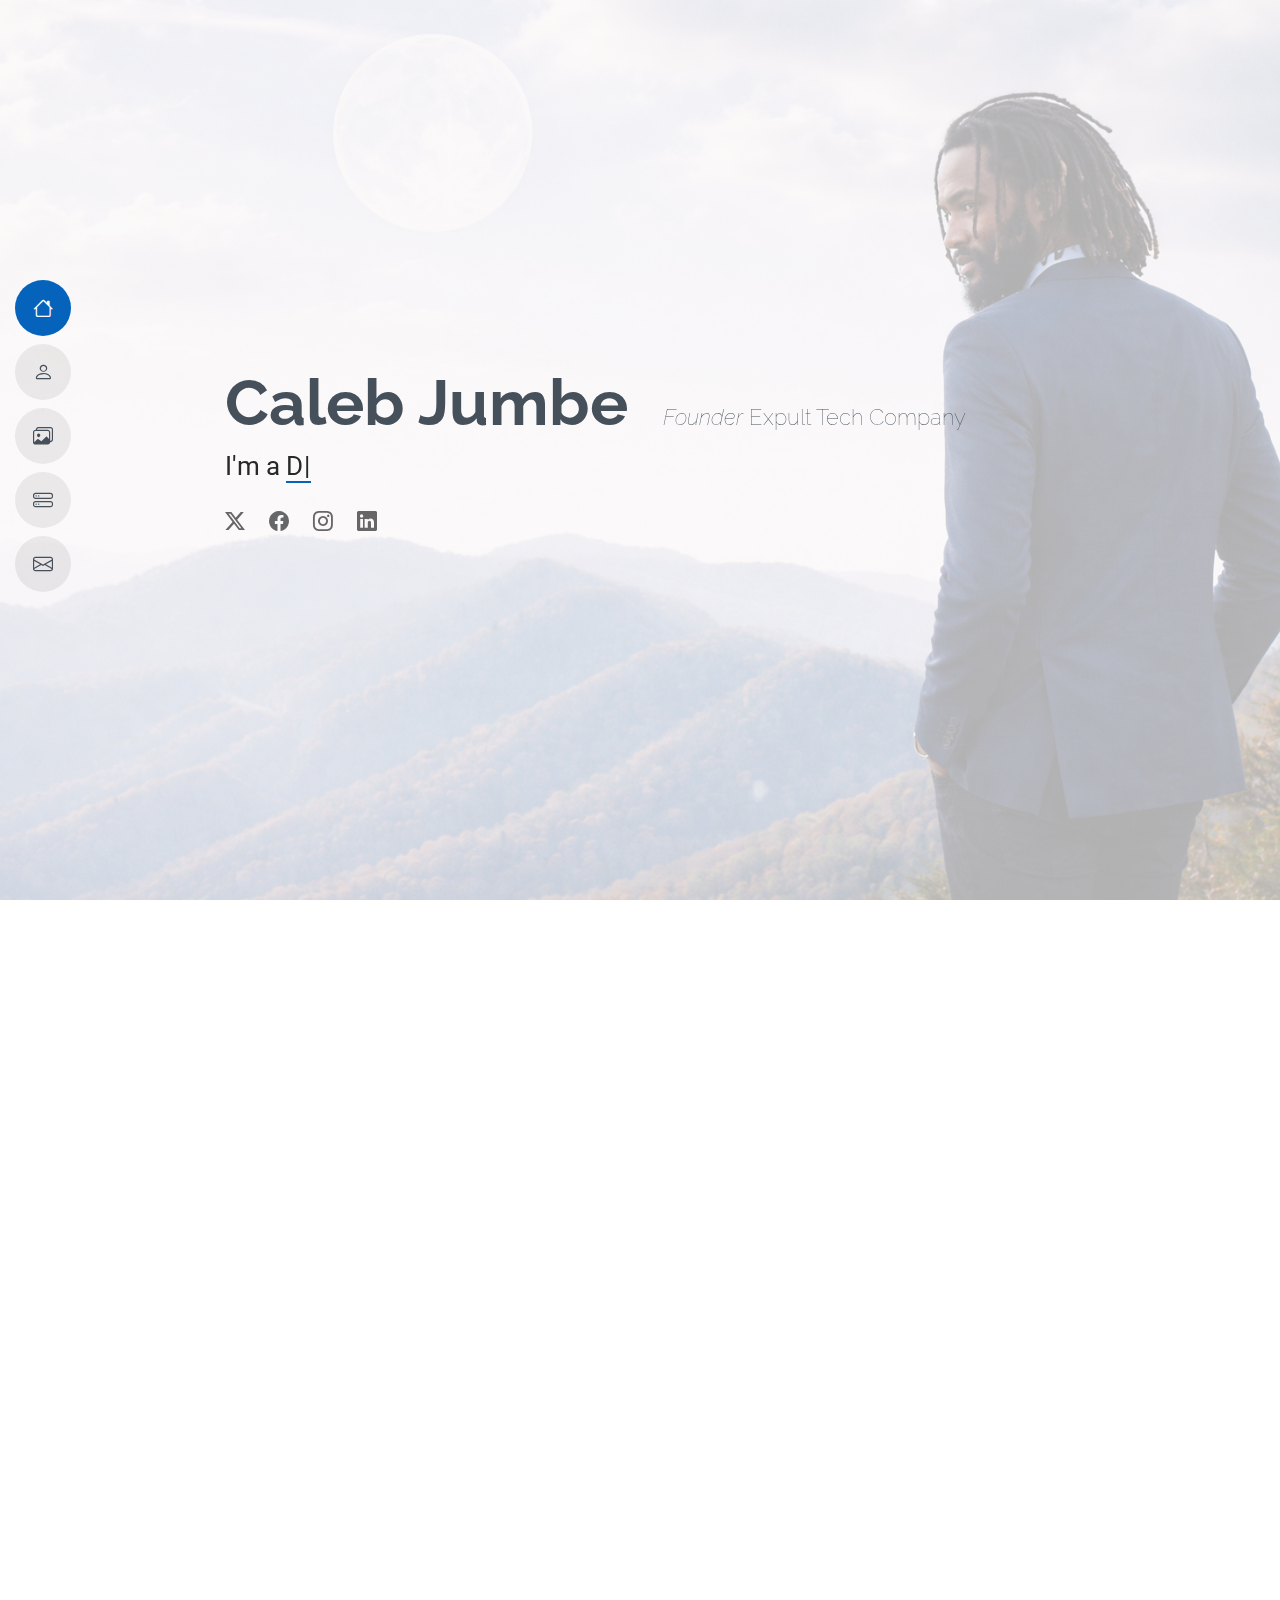
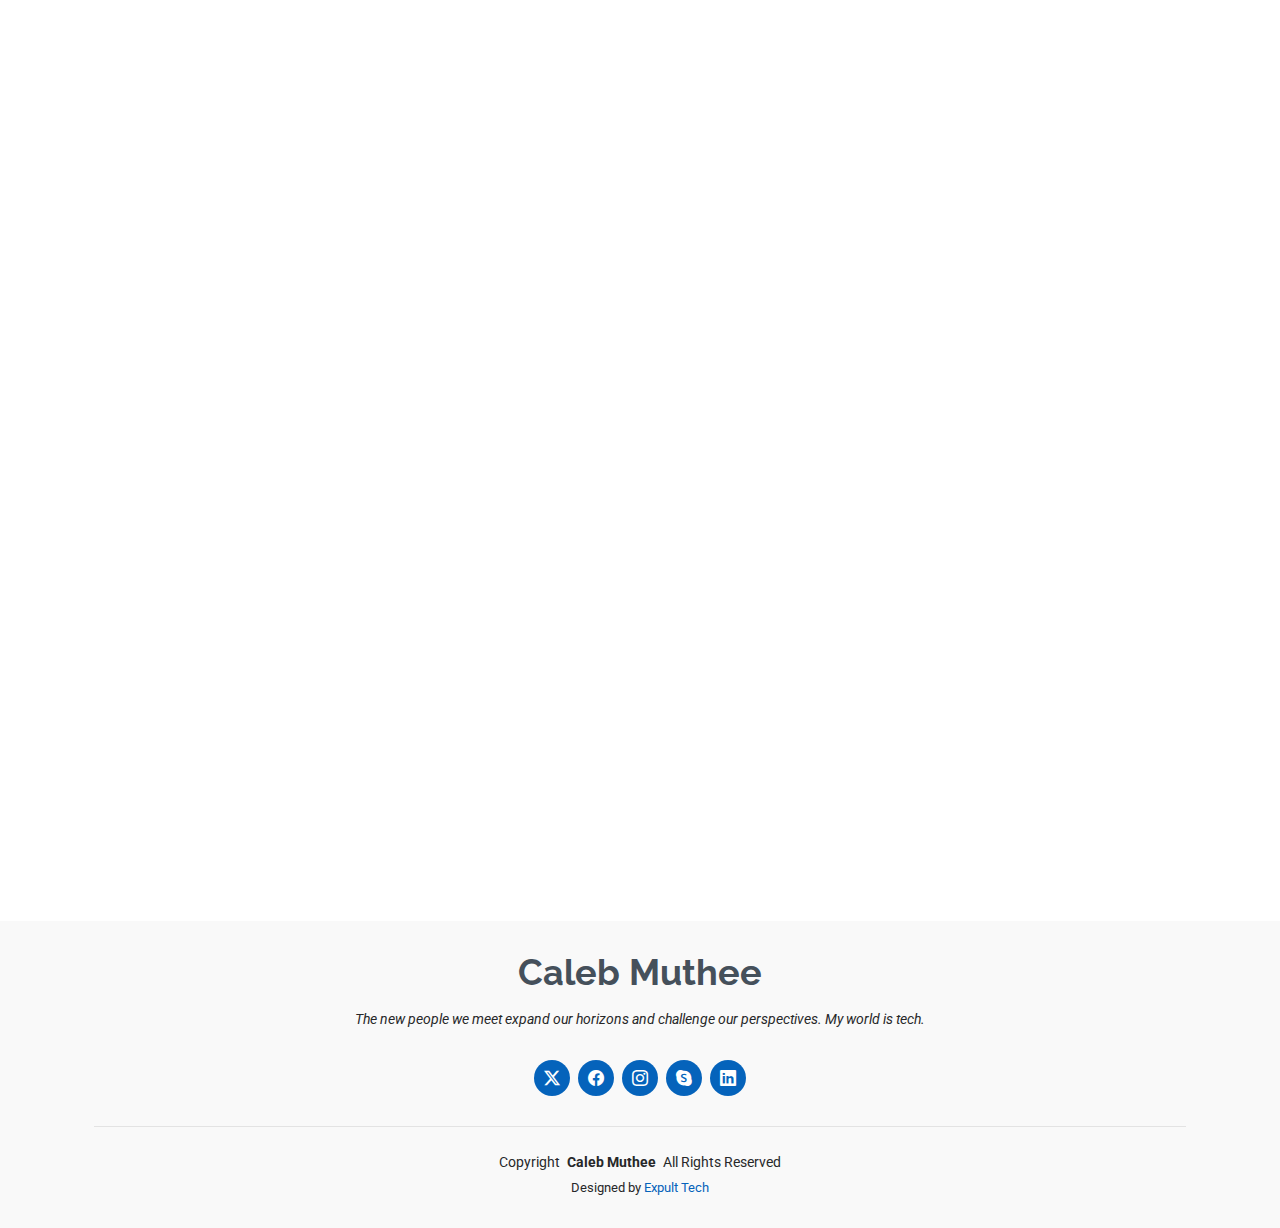
<file: index.html>
<!DOCTYPE html>
<html lang="en">

<head>
  <meta charset="utf-8">
  <meta content="width=device-width, initial-scale=1.0" name="viewport">
  <title>Index - MyResume Bootstrap Template</title>
  <meta content="" name="description">
  <meta content="" name="keywords">

  <!-- Favicons -->
  <link href="assets/img/favicon.png" rel="icon">
  <link href="assets/img/apple-touch-icon.png" rel="apple-touch-icon">

  <!-- Fonts -->
  <link href="https://fonts.googleapis.com" rel="preconnect">
  <link href="https://fonts.gstatic.com" rel="preconnect" crossorigin>
  <link
    href="https://fonts.googleapis.com/css2?family=Roboto:ital,wght@0,100;0,300;0,400;0,500;0,700;0,900;1,100;1,300;1,400;1,500;1,700;1,900&family=Poppins:ital,wght@0,100;0,200;0,300;0,400;0,500;0,600;0,700;0,800;0,900;1,100;1,200;1,300;1,400;1,500;1,600;1,700;1,800;1,900&family=Raleway:ital,wght@0,100;0,200;0,300;0,400;0,500;0,600;0,700;0,800;0,900;1,100;1,200;1,300;1,400;1,500;1,600;1,700;1,800;1,900&display=swap"
    rel="stylesheet">

  <!-- Vendor CSS Files -->
  <link href="assets/vendor/bootstrap/css/bootstrap.min.css" rel="stylesheet">
  <link href="assets/vendor/bootstrap-icons/bootstrap-icons.css" rel="stylesheet">
  <link href="assets/vendor/aos/aos.css" rel="stylesheet">
  <link href="assets/vendor/glightbox/css/glightbox.min.css" rel="stylesheet">
  <link href="assets/vendor/swiper/swiper-bundle.min.css" rel="stylesheet">

  <!-- Main CSS File -->
  <link href="assets/css/main.css" rel="stylesheet">

  <!-- =======================================================
  * Template Name: MyResume
  * Template URL: https://bootstrapmade.com/free-html-bootstrap-template-my-resume/
  * Updated: Jun 29 2024 with Bootstrap v5.3.3
  * Author: BootstrapMade.com
  * License: https://bootstrapmade.com/license/
  ======================================================== -->
</head>

<body class="index-page">

  <header id="header" class="header d-flex flex-column justify-content-center">

    <i class="header-toggle d-xl-none bi bi-list"></i>

    <nav id="navmenu" class="navmenu">
      <ul>
        <li><a href="#hero" class="active"><i class="bi bi-house navicon"></i><span>Home</span></a></li>
        <li><a href="#about"><i class="bi bi-person navicon"></i><span>About</span></a></li>
        <li><a href="#portfolio"><i class="bi bi-images navicon"></i><span>Portfolio</span></a></li>
        <li><a href="#services"><i class="bi bi-hdd-stack navicon"></i><span>Services</span></a></li>
        <li><a href="#contact"><i class="bi bi-envelope navicon"></i><span>Contact</span></a></li>
      </ul>
    </nav>

  </header>

  <main class="main">

    <!-- Hero Section -->
    <section id="hero" class="hero section light-background">

      <img src="assets/img/hero-bg.jpg" alt="">

      <div class="container" data-aos="zoom-out">
        <div class="row justify-content-center">
          <div class="col-lg-9">
            <h2>Caleb Jumbe <span
                style="font-size: 22px; font-weight: 100; padding-left: 20px; font-family: 'Raleway', sans-serif;"><i>Founder</i>
                Expult Tech Company</span></h2>
            <p>I'm a <span class="typed"
                data-typed-items="Designer, Developer, Freelancer, Full Stack Developer">Programmer</span><span
                class="typed-cursor typed-cursor--blink" aria-hidden="true"></span></p>
            <div class="social-links">
              <a href="#"><i class="bi bi-twitter-x"></i></a>
              <a href="#"><i class="bi bi-facebook"></i></a>
              <a href="#"><i class="bi bi-instagram"></i></a>
              <a href="#"><i class="bi bi-linkedin"></i></a>
            </div>
          </div>
        </div>
      </div>

    </section><!-- /Hero Section -->

    <!-- About Section -->
    <section id="about" class="about section">

      <!-- Section Title -->
      <div class="container section-title" data-aos="fade-up">
        <h2>About</h2>
        <p>Driven by a deep passion for expanding access to technology, the focus is on creating digital solutions that
          empower individuals, businesses, and communities. Through website development, web applications, and mobile
          applications, technology is transformed into practical tools that solve real-world problems and unlock new
          opportunities. Equipped with modern technologies and a forward-thinking mindset, this passion fuels a clear
          mission: to build innovative, accessible, and impactful digital experiences.</p>
      </div><!-- End Section Title -->

      <div class="container" data-aos="fade-up" data-aos-delay="100">


        <div class="row gy-4">
          <!-- Card 1: Website Development -->
          <div class="col-lg-4 col-md-6 d-flex align-items-stretch" data-aos="fade-up" data-aos-delay="100">
            <div class="service-card-custom">
              <h3>Website Development</h3>
              <p class="purpose">Establish online presence & credibility</p>
              <ul>
                <li><i class="bi bi-check-lg"></i> Custom website design tailored to brand identity</li>
                <li><i class="bi bi-check-lg"></i> Responsive layouts (mobile, tablet & desktop)</li>
                <li><i class="bi bi-check-lg"></i> Fast-loading and SEO-optimized pages</li>
                <li><i class="bi bi-check-lg"></i> Secure hosting & basic performance optimization</li>
                <li><i class="bi bi-check-lg"></i> Content management integration (easy updates)</li>
                <li><i class="bi bi-check-lg"></i> Contact forms & lead capture setup</li>
                <li><i class="bi bi-check-lg"></i> Ongoing support & maintenance options</li>
              </ul>

              <a href="#contact" class="btn-start-project">Start Project</a>
            </div>
          </div>

          <!-- Card 2: Mobile Application Development -->
          <div class="col-lg-4 col-md-6 d-flex align-items-stretch" data-aos="fade-up" data-aos-delay="200">
            <div class="service-card-custom">
              <h3>Mobile Application Development</h3>
              <p class="purpose">Reach users directly on their devices</p>
              <ul>
                <li><i class="bi bi-check-lg"></i> Android & cross-platform mobile apps</li>
                <li><i class="bi bi-check-lg"></i> User-friendly UI/UX design</li>
                <li><i class="bi bi-check-lg"></i> Secure authentication & user management</li>
                <li><i class="bi bi-check-lg"></i> API integration & backend connectivity</li>
                <li><i class="bi bi-check-lg"></i> Push notifications & in-app features</li>
                <li><i class="bi bi-check-lg"></i> Performance optimization & scalability</li>
                <li><i class="bi bi-check-lg"></i> App testing & deployment support</li>
              </ul>

              <a href="#contact" class="btn-start-project">Start Project</a>
            </div>
          </div>

          <!-- Card 3: Web Application Development -->
          <div class="col-lg-4 col-md-6 d-flex align-items-stretch" data-aos="fade-up" data-aos-delay="300">
            <div class="service-card-custom">
              <h3>Web Application Development</h3>
              <p class="purpose">Build powerful online systems & tools</p>
              <ul>
                <li><i class="bi bi-check-lg"></i> Custom web-based software solutions</li>
                <li><i class="bi bi-check-lg"></i> Secure user roles & permissions</li>
                <li><i class="bi bi-check-lg"></i> Database design & data management</li>
                <li><i class="bi bi-check-lg"></i> API development & third-party integrations</li>
                <li><i class="bi bi-check-lg"></i> Scalable backend architecture</li>
                <li><i class="bi bi-check-lg"></i> Admin dashboards & analytics</li>
                <li><i class="bi bi-check-lg"></i> Cloud deployment & system optimization</li>
              </ul>

              <a href="#contact" class="btn-start-project">Start Project</a>
            </div>
          </div>
        </div>
        <p class="py-3">
          Every project is unique, so our pricing is tailored to your specific needs. To see how we can help bring your
          idea to life, click the ‘Start Project’ button on the card and share your project details with us.
        </p>


      </div>

    </section><!-- /About Section -->

    <!-- Stats Section -->
    <section id="stats" class="stats section">

      <div class="container" data-aos="fade-up" data-aos-delay="100">

        <div class="row gy-4">

          <div class="col-lg-3 col-md-6 d-flex flex-column align-items-center">
            <i class="bi bi-emoji-smile"></i>
            <div class="stats-item">
              <span data-purecounter-start="0" data-purecounter-end="232" data-purecounter-duration="1"
                class="purecounter"></span>
              <p>Happy Clients</p>
            </div>
          </div><!-- End Stats Item -->

          <div class="col-lg-3 col-md-6 d-flex flex-column align-items-center">
            <i class="bi bi-journal-richtext"></i>
            <div class="stats-item">
              <span data-purecounter-start="0" data-purecounter-end="521" data-purecounter-duration="1"
                class="purecounter"></span>
              <p>Projects</p>
            </div>
          </div><!-- End Stats Item -->

          <div class="col-lg-3 col-md-6 d-flex flex-column align-items-center">
            <i class="bi bi-headset"></i>
            <div class="stats-item">
              <span data-purecounter-start="0" data-purecounter-end="1463" data-purecounter-duration="1"
                class="purecounter"></span>
              <p>Hours Of Support</p>
            </div>
          </div><!-- End Stats Item -->

          <div class="col-lg-3 col-md-6 d-flex flex-column align-items-center">
            <i class="bi bi-people"></i>
            <div class="stats-item">
              <span data-purecounter-start="0" data-purecounter-end="15" data-purecounter-duration="1"
                class="purecounter"></span>
              <p>Hard Workers</p>
            </div>
          </div><!-- End Stats Item -->

        </div>

      </div>

    </section><!-- /Stats Section -->

    <!-- Skills Section -->
    <section id="skills" class="skills section">

      <!-- Section Title -->
      <div class="container section-title" data-aos="fade-up">
        <h2>Skills</h2>
        <p>“Here’s a snapshot of our key skills — many more are available to bring your project to life.”</p>
      </div><!-- End Section Title -->

      <div class="container" data-aos="fade-up" data-aos-delay="100">

        <div class="row skills-content skills-animation">

          <div class="col-lg-4">

            <div class="progress">
              <span class="skill"><span>HTML / Semantic HTML</span> <i class="val">100%</i></span>
              <div class="progress-bar-wrap">
                <div class="progress-bar" role="progressbar" aria-valuenow="100" aria-valuemin="0" aria-valuemax="100">
                </div>
              </div>
            </div><!-- End Skills Item -->

            <div class="progress">
              <span class="skill"><span>CSS / SCSS / Tailwind</span> <i class="val">98%</i></span>
              <div class="progress-bar-wrap">
                <div class="progress-bar" role="progressbar" aria-valuenow="98" aria-valuemin="0" aria-valuemax="100">
                </div>
              </div>
            </div><!-- End Skills Item -->

            <div class="progress">
              <span class="skill"><span>WordPress / CMS</span> <i class="val">97%</i></span>
              <div class="progress-bar-wrap">
                <div class="progress-bar" role="progressbar" aria-valuenow="97" aria-valuemin="0" aria-valuemax="100">
                </div>
              </div>
            </div><!-- End Skills Item -->

            <div class="progress">
              <span class="skill"><span>JavaScript / jQuery</span> <i class="val">95%</i></span>
              <div class="progress-bar-wrap">
                <div class="progress-bar" role="progressbar" aria-valuenow="95" aria-valuemin="0" aria-valuemax="100">
                </div>
              </div>
            </div><!-- End Skills Item -->

            <div class="progress">
              <span class="skill"><span>Node.js / Express.js</span> <i class="val">94%</i></span>
              <div class="progress-bar-wrap">
                <div class="progress-bar" role="progressbar" aria-valuenow="94" aria-valuemin="0" aria-valuemax="100">
                </div>
              </div>
            </div><!-- End Skills Item -->

          </div>

          <div class="col-lg-4">

            <div class="progress">
              <span class="skill"><span>React.js / Frontend Frameworks</span> <i class="val">93%</i></span>
              <div class="progress-bar-wrap">
                <div class="progress-bar" role="progressbar" aria-valuenow="93" aria-valuemin="0" aria-valuemax="100">
                </div>
              </div>
            </div><!-- End Skills Item -->

            <div class="progress">
              <span class="skill"><span>Bootstrap / UI Frameworks</span> <i class="val">92%</i></span>
              <div class="progress-bar-wrap">
                <div class="progress-bar" role="progressbar" aria-valuenow="92" aria-valuemin="0" aria-valuemax="100">
                </div>
              </div>
            </div><!-- End Skills Item -->

            <div class="progress">
              <span class="skill"><span>PHP / MySQL</span> <i class="val">91%</i></span>
              <div class="progress-bar-wrap">
                <div class="progress-bar" role="progressbar" aria-valuenow="91" aria-valuemin="0" aria-valuemax="100">
                </div>
              </div>
            </div><!-- End Skills Item -->

            <div class="progress">
              <span class="skill"><span>Git / Version Control</span> <i class="val">91%</i></span>
              <div class="progress-bar-wrap">
                <div class="progress-bar" role="progressbar" aria-valuenow="91" aria-valuemin="0" aria-valuemax="100">
                </div>
              </div>
            </div><!-- End Skills Item -->

            <div class="progress">
              <span class="skill"><span>CI/CD (Continuous Integration/Delivery)</span> <i class="val">90%</i></span>
              <div class="progress-bar-wrap">
                <div class="progress-bar" role="progressbar" aria-valuenow="90" aria-valuemin="0" aria-valuemax="100">
                </div>
              </div>
            </div><!-- End Skills Item -->

          </div>

          <div class="col-lg-4">

            <div class="progress">
              <span class="skill"><span>Command Line (CLI)</span> <i class="val">90%</i></span>
              <div class="progress-bar-wrap">
                <div class="progress-bar" role="progressbar" aria-valuenow="90" aria-valuemin="0" aria-valuemax="100">
                </div>
              </div>
            </div><!-- End Skills Item -->

            <div class="progress">
              <span class="skill"><span>API Integration / RESTful Services</span> <i class="val">89%</i></span>
              <div class="progress-bar-wrap">
                <div class="progress-bar" role="progressbar" aria-valuenow="89" aria-valuemin="0" aria-valuemax="100">
                </div>
              </div>
            </div><!-- End Skills Item -->

            <div class="progress">
              <span class="skill"><span>MongoDB / Database Management</span> <i class="val">89%</i></span>
              <div class="progress-bar-wrap">
                <div class="progress-bar" role="progressbar" aria-valuenow="89" aria-valuemin="0" aria-valuemax="100">
                </div>
              </div>
            </div><!-- End Skills Item -->

            <div class="progress">
              <span class="skill"><span>Photoshop / Graphic Design</span> <i class="val">88%</i></span>
              <div class="progress-bar-wrap">
                <div class="progress-bar" role="progressbar" aria-valuenow="88" aria-valuemin="0" aria-valuemax="100">
                </div>
              </div>
            </div><!-- End Skills Item -->

            <div class="progress">
              <span class="skill"><span>Figma / UI & UX Design</span> <i class="val">88%</i></span>
              <div class="progress-bar-wrap">
                <div class="progress-bar" role="progressbar" aria-valuenow="88" aria-valuemin="0" aria-valuemax="100">
                </div>
              </div>
            </div><!-- End Skills Item -->

          </div>

        </div>

      </div>

    </section><!-- /Skills Section -->



    <!-- Portfolio Section -->
    <section id="portfolio" class="portfolio section">

      <!-- Section Title -->
      <div class="container section-title" data-aos="fade-up">
        <h2>Portfolio</h2>
        <p>“Explore some of our standout projects, with more innovative work always in progress.”</p>
      </div><!-- End Section Title -->

      <div class="container">

        <div class="isotope-layout" data-default-filter="*" data-layout="masonry" data-sort="original-order">

          <ul class="portfolio-filters isotope-filters" data-aos="fade-up" data-aos-delay="100">
            <li data-filter="*" class="filter-active">All</li>
            <li data-filter=".filter-system">Systems</li>
          </ul><!-- End Portfolio Filters -->

          <div class="row gy-4 isotope-container" data-aos="fade-up" data-aos-delay="200">

            <div class="col-lg-4 col-md-6 portfolio-item isotope-item filter-system">
              <img src="assets/img/portfolio/fleetsys.png" class="img-fluid" alt="Fleet Management System">
              <div class="portfolio-info">
                <h4>Fleet Management System</h4>
                <p>Comprehensive fleet tracking and management</p>
                <a href="assets/img/portfolio/fleetsys.png" title="Fleet Management System"
                  data-gallery="portfolio-gallery-system" class="glightbox preview-link"><i
                    class="bi bi-zoom-in"></i></a>
                <a href="portfolio-details.html" title="More Details" class="details-link"><i
                    class="bi bi-link-45deg"></i></a>
              </div>
            </div><!-- End Portfolio Item -->

            <div class="col-lg-4 col-md-6 portfolio-item isotope-item filter-system">
              <img src="assets/img/portfolio/winesnspirit.png" class="img-fluid" alt="Wines & Spirit Management System">
              <div class="portfolio-info">
                <h4>Wines & Spirit Management</h4>
                <p>Inventory and sales management</p>
                <a href="assets/img/portfolio/winesnspirit.png" title="Wines & Spirit Management System"
                  data-gallery="portfolio-gallery-system" class="glightbox preview-link"><i
                    class="bi bi-zoom-in"></i></a>
                <a href="portfolio-details.html" title="More Details" class="details-link"><i
                    class="bi bi-link-45deg"></i></a>
              </div>
            </div><!-- End Portfolio Item -->

            <div class="col-lg-4 col-md-6 portfolio-item isotope-item filter-system">
              <img src="assets/img/portfolio/cerealshop.png" class="img-fluid" alt="Cereal Shop Management System">
              <div class="portfolio-info">
                <h4>Cereal Shop Management</h4>
                <p>POS and inventory for cereal shops</p>
                <a href="assets/img/portfolio/cerealshop.png" title="Cereal Shop Management System"
                  data-gallery="portfolio-gallery-system" class="glightbox preview-link"><i
                    class="bi bi-zoom-in"></i></a>
                <a href="portfolio-details.html" title="More Details" class="details-link"><i
                    class="bi bi-link-45deg"></i></a>
              </div>
            </div><!-- End Portfolio Item -->

            <div class="col-lg-4 col-md-6 portfolio-item isotope-item filter-system">
              <img src="assets/img/portfolio/salonsys.png" class="img-fluid" alt="Salon Management System">
              <div class="portfolio-info">
                <h4>Salon Management System</h4>
                <p>Booking and management for salons</p>
                <a href="assets/img/portfolio/salonsys.png" title="Salon Management System"
                  data-gallery="portfolio-gallery-system" class="glightbox preview-link"><i
                    class="bi bi-zoom-in"></i></a>
                <a href="portfolio-details.html" title="More Details" class="details-link"><i
                    class="bi bi-link-45deg"></i></a>
              </div>
            </div><!-- End Portfolio Item -->

            <div class="col-lg-4 col-md-6 portfolio-item isotope-item filter-system">
              <img src="assets/img/portfolio/schoolsys.png" class="img-fluid" alt="School Management System">
              <div class="portfolio-info">
                <h4>School Management System</h4>
                <p>Student and academic management</p>
                <a href="assets/img/portfolio/schoolsys.png" title="School Management System"
                  data-gallery="portfolio-gallery-system" class="glightbox preview-link"><i
                    class="bi bi-zoom-in"></i></a>
                <a href="portfolio-details.html" title="More Details" class="details-link"><i
                    class="bi bi-link-45deg"></i></a>
              </div>
            </div><!-- End Portfolio Item -->

          </div><!-- End Portfolio Container -->

        </div>

      </div>

    </section><!-- /Portfolio Section -->

    <!-- Services Section -->
    <section id="services" class="services section">

      <!-- Section Title -->
      <div class="container section-title" data-aos="fade-up">
        <h2>Services</h2>
        <p>“Our services are designed to bring your ideas to life with precision and creativity. From websites and
          mobile
          apps to AI-powered solutions and design, we tailor every project to your unique needs. Explore our offerings
          and
          discover how we can help turn your vision into reality.”</p>
      </div><!-- End Section Title -->

      <div class="container">

        <div class="row gy-4">

          <div class="col-lg-4 col-md-6" data-aos="fade-up" data-aos-delay="100">
            <div class="service-item item-cyan position-relative">
              <div class="icon">
                <svg width="100" height="100" viewBox="0 0 600 600" xmlns="http://www.w3.org/2000/svg">
                  <path stroke="none" stroke-width="0" fill="#f5f5f5"
                    d="M300,521.0016835830174C376.1290562159157,517.8887921683347,466.0731472004068,529.7835943286574,510.70327084640275,468.03025145048787C554.3714126377745,407.6079735673963,508.03601936045806,328.9844924480964,491.2728898941984,256.3432110539036C474.5976632858925,184.082847569629,479.9380746630129,96.60480741107993,416.23090153303,58.64404602377083C348.86323505073057,18.502131276798302,261.93793281208167,40.57373210992963,193.5410806939664,78.93577620505333C130.42746243093433,114.334589627462,98.30271207620316,179.96522072025542,76.75703585869454,249.04625023123273C51.97151888228291,328.5150500222984,13.704378332031375,421.85034740162234,66.52175969318436,486.19268352777647C119.04800174914682,550.1803526380478,217.28368757567262,524.383925680826,300,521.0016835830174">
                  </path>
                </svg>
                <i class="bi bi-globe"></i>
              </div>
              <a href="#" class="stretched-link">
                <h3>Custom Website Development</h3>
              </a>
              <p>Responsive and modern websites built with HTML, CSS, JavaScript, PHP, and CMS platforms like WordPress.
              </p>
            </div>
          </div><!-- End Service Item -->

          <div class="col-lg-4 col-md-6" data-aos="fade-up" data-aos-delay="200">
            <div class="service-item item-orange position-relative">
              <div class="icon">
                <svg width="100" height="100" viewBox="0 0 600 600" xmlns="http://www.w3.org/2000/svg">
                  <path stroke="none" stroke-width="0" fill="#f5f5f5"
                    d="M300,582.0697525312426C382.5290701553225,586.8405444964366,449.9789794690241,525.3245884688669,502.5850820975895,461.55621195738473C556.606425686781,396.0723002908107,615.8543463187945,314.28637112970534,586.6730223649479,234.56875336149918C558.9533121215079,158.8439757836574,454.9685369536778,164.00468322053177,381.49747125262974,130.76875717737553C312.15926192815925,99.40240125094834,248.97055460311594,18.661163978235184,179.8680185752513,50.54337015887873C110.5421016452524,82.52863877960104,119.82277516462835,180.83849132639028,109.12597500060166,256.43424936330496C100.08760227029461,320.3096726198365,92.17705696193138,384.0621239912766,124.79988738764834,439.7174275375508C164.83382741302287,508.01625554203684,220.96474134820875,577.5009287672846,300,582.0697525312426">
                  </path>
                </svg>
                <i class="bi bi-phone"></i>
              </div>
              <a href="#" class="stretched-link">
                <h3>Mobile Application Development</h3>
              </a>
              <p>Native and hybrid mobile apps for iOS and Android using React Native and other frameworks.</p>
            </div>
          </div><!-- End Service Item -->

          <div class="col-lg-4 col-md-6" data-aos="fade-up" data-aos-delay="300">
            <div class="service-item item-teal position-relative">
              <div class="icon">
                <svg width="100" height="100" viewBox="0 0 600 600" xmlns="http://www.w3.org/2000/svg">
                  <path stroke="none" stroke-width="0" fill="#f5f5f5"
                    d="M300,541.5067337569781C382.14930387511276,545.0595476570109,479.8736841581634,548.3450877840088,526.4010558755058,480.5488172755941C571.5218469581645,414.80211281144784,517.5187510058486,332.0715597781072,496.52539010469104,255.14436215662573C477.37192572678356,184.95920475031193,473.57363656557914,105.61284051026155,413.0603344069578,65.22779650032875C343.27470386102294,18.654635553484475,251.2091493199835,5.337323636656869,175.0934190732945,40.62881213300186C97.87086631185822,76.43348514350839,51.98124368387456,156.15599469081315,36.44837278890362,239.84606092416172C21.716077023791087,319.22268207091537,43.775223500013084,401.1760424656574,96.891909868211,461.97329694683043C147.22146801428983,519.5804099606455,223.5754009179313,538.201503339737,300,541.5067337569781">
                  </path>
                </svg>
                <i class="bi bi-window-stack"></i>
              </div>
              <a href="#" class="stretched-link">
                <h3>Web Application Development</h3>
              </a>
              <p>Robust web apps with Node.js, Express.js, and MongoDB for dynamic, interactive platforms.</p>
            </div>
          </div><!-- End Service Item -->

          <div class="col-lg-4 col-md-6" data-aos="fade-up" data-aos-delay="400">
            <div class="service-item item-red position-relative">
              <div class="icon">
                <svg width="100" height="100" viewBox="0 0 600 600" xmlns="http://www.w3.org/2000/svg">
                  <path stroke="none" stroke-width="0" fill="#f5f5f5"
                    d="M300,503.46388370962813C374.79870501325706,506.71871716319447,464.8034551963731,527.1746412648533,510.4981551193396,467.86667711651364C555.9287308511215,408.9015244558933,512.6030010748507,327.5744911775523,490.211057578863,256.5855673507754C471.097692560561,195.9906835881958,447.69079081568157,138.11976852964426,395.19560036434837,102.3242989838813C329.3053358748298,57.3949838291264,248.02791733380457,8.279543830951368,175.87071277845988,42.242879143198664C103.41431057327972,76.34704239035025,93.79494320519305,170.9812938413882,81.28167332365135,250.07896920659033C70.17666984294237,320.27484674793965,64.84698225790005,396.69656628748305,111.28512138212992,450.4950937839243C156.20124167950087,502.5303643271138,231.32542653798444,500.4755392045468,300,503.46388370962813">
                  </path>
                </svg>
                <i class="bi bi-cart4"></i>
              </div>
              <a href="#" class="stretched-link">
                <h3>E-Commerce Solutions</h3>
              </a>
              <p>Complete online stores with payment integrations, inventory management, and optimized UX.</p>
              <a href="#" class="stretched-link"></a>
            </div>
          </div><!-- End Service Item -->

          <div class="col-lg-4 col-md-6" data-aos="fade-up" data-aos-delay="500">
            <div class="service-item item-indigo position-relative">
              <div class="icon">
                <svg width="100" height="100" viewBox="0 0 600 600" xmlns="http://www.w3.org/2000/svg">
                  <path stroke="none" stroke-width="0" fill="#f5f5f5"
                    d="M300,532.3542879108572C369.38199826031484,532.3153073249985,429.10787420159085,491.63046689027357,474.5244479745417,439.17860296908856C522.8885846962883,383.3225815378663,569.1668002868075,314.3205725914397,550.7432151929288,242.7694973846089C532.6665558377875,172.5657663291529,456.2379748765914,142.6223662098291,390.3689995646985,112.34683881706744C326.66090330228417,83.06452184765237,258.84405631176094,53.51806209861945,193.32584062364296,78.48882559362697C121.61183558270385,105.82097193414197,62.805066853699245,167.19869350419734,48.57481801355237,242.6138429142374C34.843463184063346,315.3850353017275,76.69343916112496,383.4422959591041,125.22947124332185,439.3748458443577C170.7312796277747,491.8107796887764,230.57421082200815,532.3932930995766,300,532.3542879108572">
                  </path>
                </svg>
                <i class="bi bi-hdd-network"></i>
              </div>
              <a href="#" class="stretched-link">
                <h3>API Integration & Backend Services</h3>
              </a>
              <p>Connect apps and platforms with secure, scalable APIs and databases.</p>
              <a href="#" class="stretched-link"></a>
            </div>
          </div><!-- End Service Item -->

          <div class="col-lg-4 col-md-6" data-aos="fade-up" data-aos-delay="600">
            <div class="service-item item-pink position-relative">
              <div class="icon">
                <svg width="100" height="100" viewBox="0 0 600 600" xmlns="http://www.w3.org/2000/svg">
                  <path stroke="none" stroke-width="0" fill="#f5f5f5"
                    d="M300,566.797414625762C385.7384707136149,576.1784315230908,478.7894351017131,552.8928747891023,531.9192734346935,484.94944893311C584.6109503024035,417.5663521118492,582.489472248146,322.67544863468447,553.9536738515405,242.03673114598146C529.1557734026468,171.96086150256528,465.24506316201064,127.66468636344209,395.9583748389544,100.7403814666027C334.2173773831606,76.7482773500951,269.4350130405921,84.62216499799875,207.1952322260088,107.2889140133804C132.92018162631612,134.33871894543012,41.79353780512637,160.00259165414826,22.644507872594943,236.69541883565114C3.319112789854554,314.0945973066697,72.72355303640163,379.243833228382,124.04198916343866,440.3218312028393C172.9286146004772,498.5055451809895,224.45579914871206,558.5317968840102,300,566.797414625762">
                  </path>
                </svg>
                <i class="bi bi-cpu"></i>
              </div>
              <a href="#" class="stretched-link">
                <h3>AI & Custom System Development</h3>
              </a>
              <p>Intelligent systems, automation solutions, and AI-powered tools tailored to your business needs.</p>
              <a href="#" class="stretched-link"></a>
            </div>
          </div><!-- End Service Item -->

        </div>

      </div>

    </section><!-- /Services Section -->

    <!-- Testimonials Section -->
    <section id="testimonials" class="testimonials section">

      <!-- Section Title -->
      <div class="container section-title" data-aos="fade-up">
        <h2>Testimonials</h2>
        <p>Hear what our valued clients have to say about their experience working with us</p>
      </div><!-- End Section Title -->

      <div class="container" data-aos="fade-up" data-aos-delay="100">

        <div class="swiper init-swiper">
          <script type="application/json" class="swiper-config">
            {
              "loop": true,
              "speed": 600,
              "autoplay": {
                "delay": 5000
              },
              "slidesPerView": "auto",
              "pagination": {
                "el": ".swiper-pagination",
                "type": "bullets",
                "clickable": true
              }
            }
          </script>
          <div class="swiper-wrapper">

            <div class="swiper-slide">
              <div class="testimonial-item">
                <div class="row gy-4 justify-content-center">
                  <div class="col-lg-6">
                    <div class="testimonial-content">
                      <p>
                        <i class="bi bi-quote quote-icon-left"></i>
                        <span>The system delivered transformed daily operations by simplifying stock control, sales
                          tracking, and reporting. Processes that were previously manual are now fast, accurate, and
                          easy to manage. The solution reflects a deep understanding of business needs and a strong
                          commitment to practical, reliable technology.</span>
                        <i class="bi bi-quote quote-icon-right"></i>
                      </p>
                      <h3>Jedmon Hardware</h3>
                      <h4>Retail &amp; Hardware</h4>
                      <div class="stars">
                        <i class="bi bi-star-fill"></i><i class="bi bi-star-fill"></i><i class="bi bi-star-fill"></i><i
                          class="bi bi-star-fill"></i><i class="bi bi-star-fill"></i>
                      </div>
                    </div>
                  </div>
                  <div class="col-lg-2 text-center">
                    <img src="assets/img/testimonials/JedMon.png" class="img-fluid testimonial-img"
                      alt="Jedmon Hardware">
                  </div>
                </div>
              </div>
            </div><!-- End testimonial item -->

            <div class="swiper-slide">
              <div class="testimonial-item">
                <div class="row gy-4 justify-content-center">
                  <div class="col-lg-6">
                    <div class="testimonial-content">
                      <p>
                        <i class="bi bi-quote quote-icon-left"></i>
                        <span>The POS and business management system provided a seamless way to manage sales, inventory,
                          and transactions from one platform. The system improved efficiency and brought better
                          visibility into business performance. The project demonstrated professionalism, attention to
                          detail, and a clear passion for building solutions that work.</span>
                        <i class="bi bi-quote quote-icon-right"></i>
                      </p>
                      <h3>Nanjo Enterprises</h3>
                      <h4>Business &amp; Commerce</h4>
                      <div class="stars">
                        <i class="bi bi-star-fill"></i><i class="bi bi-star-fill"></i><i class="bi bi-star-fill"></i><i
                          class="bi bi-star-fill"></i><i class="bi bi-star-fill"></i>
                      </div>
                    </div>
                  </div>
                  <div class="col-lg-2 text-center">
                    <img src="assets/img/testimonials/Nanjo Enterprises.png" class="img-fluid testimonial-img"
                      alt="Nanjo Enterprises">
                  </div>
                </div>
              </div>
            </div><!-- End testimonial item -->

            <div class="swiper-slide">
              <div class="testimonial-item">
                <div class="row gy-4 justify-content-center">
                  <div class="col-lg-6">
                    <div class="testimonial-content">
                      <p>
                        <i class="bi bi-quote quote-icon-left"></i>
                        <span>The company website delivered a strong professional presence and clearly communicated the
                          brand's services and credibility. The platform is clean, responsive, and easy for clients to
                          navigate. The project showcased a commitment to quality, modern design, and technology that
                          supports business growth.</span>
                        <i class="bi bi-quote quote-icon-right"></i>
                      </p>
                      <h3>Bailey Consulting Group</h3>
                      <h4>Consulting Services</h4>
                      <div class="stars">
                        <i class="bi bi-star-fill"></i><i class="bi bi-star-fill"></i><i class="bi bi-star-fill"></i><i
                          class="bi bi-star-fill"></i><i class="bi bi-star-fill"></i>
                      </div>
                    </div>
                  </div>
                  <div class="col-lg-2 text-center">
                    <img src="assets/img/testimonials/Bailey.png" class="img-fluid testimonial-img"
                      alt="Bailey Consulting Group">
                  </div>
                </div>
              </div>
            </div><!-- End testimonial item -->

            <div class="swiper-slide">
              <div class="testimonial-item">
                <div class="row gy-4 justify-content-center">
                  <div class="col-lg-6">
                    <div class="testimonial-content">
                      <p>
                        <i class="bi bi-quote quote-icon-left"></i>
                        <span>The website platform created a solid digital foundation that aligned perfectly with the
                          brand's vision. Performance, usability, and design were handled with precision and care. The
                          work reflected creativity, technical skill, and a genuine passion for building impactful
                          digital products.</span>
                        <i class="bi bi-quote quote-icon-right"></i>
                      </p>
                      <h3>Pendullum</h3>
                      <h4>Digital &amp; Creative</h4>
                      <div class="stars">
                        <i class="bi bi-star-fill"></i><i class="bi bi-star-fill"></i><i class="bi bi-star-fill"></i><i
                          class="bi bi-star-fill"></i><i class="bi bi-star-fill"></i>
                      </div>
                    </div>
                  </div>
                  <div class="col-lg-2 text-center">
                    <img src="assets/img/testimonials/Pendullum.png" class="img-fluid testimonial-img" alt="Pendullum">
                  </div>
                </div>
              </div>
            </div><!-- End testimonial item -->

            <div class="swiper-slide">
              <div class="testimonial-item">
                <div class="row gy-4 justify-content-center">
                  <div class="col-lg-6">
                    <div class="testimonial-content">
                      <p>
                        <i class="bi bi-quote quote-icon-left"></i>
                        <span>The website and client appointment management system streamlined how clients book and
                          interact with the firm. The solution improved efficiency while maintaining professionalism and
                          trust. The project demonstrated a strong understanding of secure, client-focused technology
                          and a commitment to delivering dependable systems.</span>
                        <i class="bi bi-quote quote-icon-right"></i>
                      </p>
                      <h3>ICL Law Firm</h3>
                      <h4>Legal Services</h4>
                      <div class="stars">
                        <i class="bi bi-star-fill"></i><i class="bi bi-star-fill"></i><i class="bi bi-star-fill"></i><i
                          class="bi bi-star-fill"></i><i class="bi bi-star-fill"></i>
                      </div>
                    </div>
                  </div>
                  <div class="col-lg-2 text-center">
                    <img src="assets/img/testimonials/ICL LawFirm.png" class="img-fluid testimonial-img"
                      alt="ICL Law Firm">
                  </div>
                </div>
              </div>
            </div><!-- End testimonial item -->

          </div>
          <div class="swiper-pagination"></div>
        </div>

      </div>

    </section><!-- /Testimonials Section -->

    <!-- Contact Section -->
    <section id="contact" class="contact section">

      <!-- Section Title -->
      <div class="container section-title" data-aos="fade-up">
        <h2>Contact</h2>
        <p>For any inquiries or questions, please don't hesitate to reach out. I'm here to help!</p>
      </div><!-- End Section Title -->

      <div class="container" data-aos="fade" data-aos-delay="100">

        <div class="row gy-4">

          <div class="col-lg-4">
            <div class="info-item d-flex" data-aos="fade-up" data-aos-delay="200">
              <i class="bi bi-geo-alt flex-shrink-0"></i>
              <div>
                <h3>Address</h3>
                <p>Nairobi, Kenya</p>
              </div>
            </div><!-- End Info Item -->

            <div class="info-item d-flex" data-aos="fade-up" data-aos-delay="300">
              <i class="bi bi-telephone flex-shrink-0"></i>
              <div>
                <h3>Call Us</h3>
                <p>+254 720 244 834</p>
              </div>
            </div><!-- End Info Item -->

            <div class="info-item d-flex" data-aos="fade-up" data-aos-delay="400">
              <i class="bi bi-envelope flex-shrink-0"></i>
              <div>
                <h3>Email Us</h3>
                <p>calebmuthee@gmail.com</p>
              </div>
            </div><!-- End Info Item -->

          </div>

          <div class="col-lg-8">
            <form action="forms/contact.php" method="post" class="php-email-form" data-aos="fade-up"
              data-aos-delay="200">
              <div class="row gy-4">

                <div class="col-md-6">
                  <input type="text" name="name" class="form-control" placeholder="Your Name" required="">
                </div>

                <div class="col-md-6 ">
                  <input type="email" class="form-control" name="email" placeholder="Your Email" required="">
                </div>

                <div class="col-md-12">
                  <input type="text" class="form-control" name="subject" placeholder="Subject" required="">
                </div>

                <div class="col-md-12">
                  <textarea class="form-control" name="message" rows="6" placeholder="Message" required=""></textarea>
                </div>

                <div class="col-md-12 text-center">
                  <div class="loading">Loading</div>
                  <div class="error-message"></div>
                  <div class="sent-message">Your message has been sent. Thank you!</div>

                  <button type="submit">Send Message</button>
                </div>

              </div>
            </form>
          </div><!-- End Contact Form -->

        </div>

      </div>

    </section><!-- /Contact Section -->

  </main>

  <footer id="footer" class="footer position-relative light-background">
    <div class="container">
      <h3 class="sitename">Caleb Muthee</h3>
      <p>The new people we meet expand our horizons and challenge our perspectives. My world is tech.</p>
      <div class="social-links d-flex justify-content-center">
        <a href=""><i class="bi bi-twitter-x"></i></a>
        <a href=""><i class="bi bi-facebook"></i></a>
        <a href=""><i class="bi bi-instagram"></i></a>
        <a href=""><i class="bi bi-skype"></i></a>
        <a href=""><i class="bi bi-linkedin"></i></a>
      </div>
      <div class="container">
        <div class="copyright">
          <span>Copyright</span> <strong class="px-1 sitename">Caleb Muthee</strong> <span>All Rights Reserved</span>
        </div>
        <div class="credits">
          Designed by <a href="">Expult Tech</a>
        </div>
      </div>
    </div>
  </footer>

  <!-- Scroll Top -->
  <a href="#" id="scroll-top" class="scroll-top d-flex align-items-center justify-content-center"><i
      class="bi bi-arrow-up-short"></i></a>

  <!-- Preloader -->
  <div id="preloader"></div>

  <!-- Vendor JS Files -->
  <script src="assets/vendor/bootstrap/js/bootstrap.bundle.min.js"></script>
  <script src="assets/vendor/php-email-form/validate.js"></script>
  <script src="assets/vendor/aos/aos.js"></script>
  <script src="assets/vendor/typed.js/typed.umd.js"></script>
  <script src="assets/vendor/purecounter/purecounter_vanilla.js"></script>
  <script src="assets/vendor/waypoints/noframework.waypoints.js"></script>
  <script src="assets/vendor/glightbox/js/glightbox.min.js"></script>
  <script src="assets/vendor/imagesloaded/imagesloaded.pkgd.min.js"></script>
  <script src="assets/vendor/isotope-layout/isotope.pkgd.min.js"></script>
  <script src="assets/vendor/swiper/swiper-bundle.min.js"></script>

  <!-- Main JS File -->
  <script src="assets/js/main.js"></script>

</body>

</html>
</file>
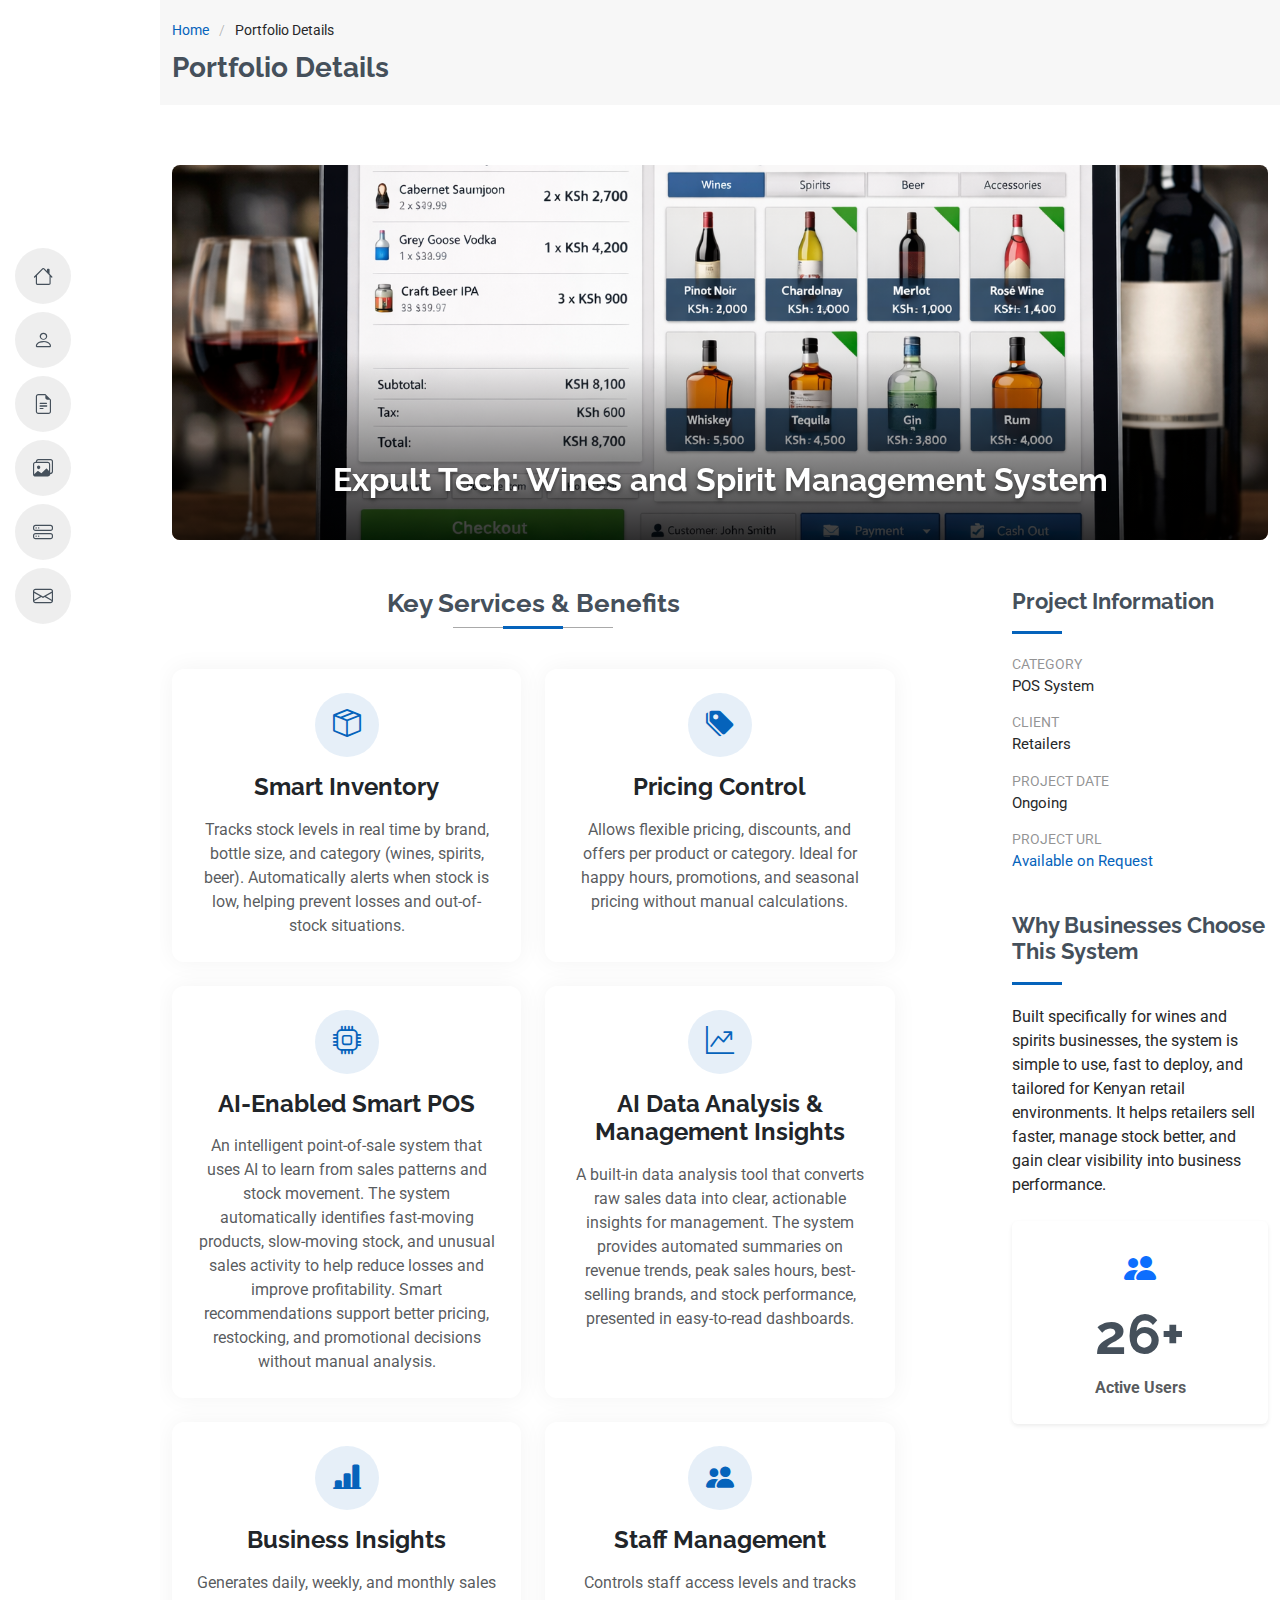
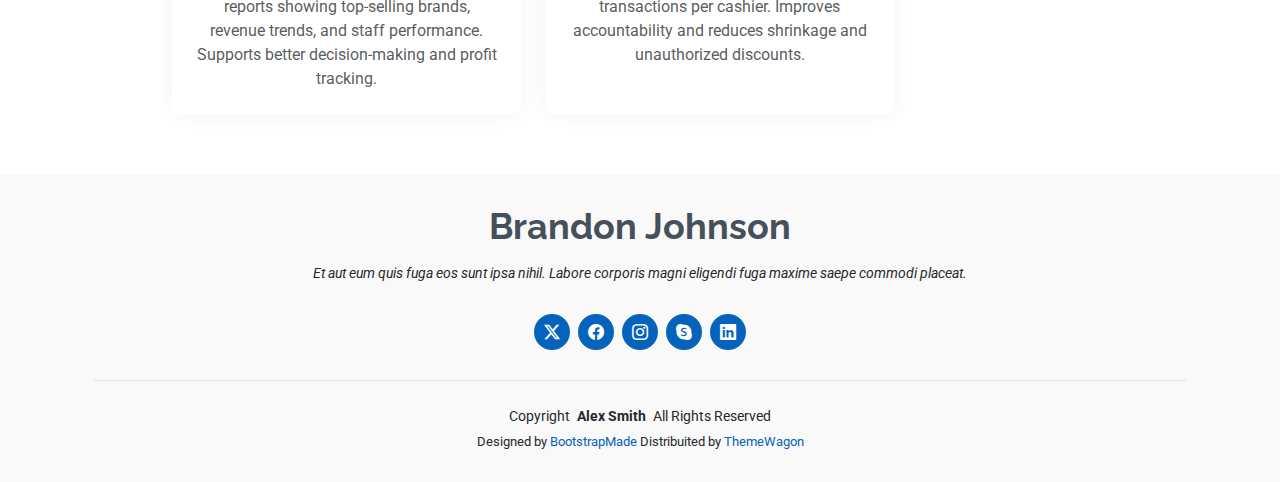
<file: portfolio-cereals.html>
<!DOCTYPE html>
<html lang="en">

<head>
  <meta charset="utf-8">
  <meta content="width=device-width, initial-scale=1.0" name="viewport">
  <title>Portfolio Details - MyResume Bootstrap Template</title>
  <meta content="" name="description">
  <meta content="" name="keywords">

  <!-- Favicons -->
  <link href="assets/img/favicon.png" rel="icon">
  <link href="assets/img/apple-touch-icon.png" rel="apple-touch-icon">

  <!-- Fonts -->
  <link href="https://fonts.googleapis.com" rel="preconnect">
  <link href="https://fonts.gstatic.com" rel="preconnect" crossorigin>
  <link
    href="https://fonts.googleapis.com/css2?family=Roboto:ital,wght@0,100;0,300;0,400;0,500;0,700;0,900;1,100;1,300;1,400;1,500;1,700;1,900&family=Poppins:ital,wght@0,100;0,200;0,300;0,400;0,500;0,600;0,700;0,800;0,900;1,100;1,200;1,300;1,400;1,500;1,600;1,700;1,800;1,900&family=Raleway:ital,wght@0,100;0,200;0,300;0,400;0,500;0,600;0,700;0,800;0,900;1,100;1,200;1,300;1,400;1,500;1,600;1,700;1,800;1,900&display=swap"
    rel="stylesheet">

  <!-- Vendor CSS Files -->
  <link href="assets/vendor/bootstrap/css/bootstrap.min.css" rel="stylesheet">
  <link href="assets/vendor/bootstrap-icons/bootstrap-icons.css" rel="stylesheet">
  <link href="assets/vendor/aos/aos.css" rel="stylesheet">
  <link href="assets/vendor/glightbox/css/glightbox.min.css" rel="stylesheet">
  <link href="assets/vendor/swiper/swiper-bundle.min.css" rel="stylesheet">

  <!-- Main CSS File -->
  <link href="assets/css/main.css" rel="stylesheet">

  <!-- =======================================================
  * Template Name: MyResume
  * Template URL: https://bootstrapmade.com/free-html-bootstrap-template-my-resume/
  * Updated: Jun 29 2024 with Bootstrap v5.3.3
  * Author: BootstrapMade.com
  * License: https://bootstrapmade.com/license/
  ======================================================== -->
</head>

<body class="portfolio-details-page">

  <header id="header" class="header d-flex flex-column justify-content-center">

    <i class="header-toggle d-xl-none bi bi-list"></i>

    <nav id="navmenu" class="navmenu">
      <ul>
        <li><a href="#hero"><i class="bi bi-house navicon"></i><span>Home</span></a></li>
        <li><a href="#about"><i class="bi bi-person navicon"></i><span>About</span></a></li>
        <li><a href="#resume"><i class="bi bi-file-earmark-text navicon"></i><span>Resume</span></a></li>
        <li><a href="#portfolio"><i class="bi bi-images navicon"></i><span>Portfolio</span></a></li>
        <li><a href="#services"><i class="bi bi-hdd-stack navicon"></i><span>Services</span></a></li>
        <li><a href="#contact"><i class="bi bi-envelope navicon"></i><span>Contact</span></a></li>
      </ul>
    </nav>

  </header>

  <main class="main">

    <!-- Page Title -->
    <div class="page-title" data-aos="fade">
      <div class="container">
        <nav class="breadcrumbs">
          <ol>
            <li><a href="index.html">Home</a></li>
            <li class="current">Portfolio Details</li>
          </ol>
        </nav>
        <h1>Portfolio Details</h1>
      </div>
    </div><!-- End Page Title -->

    <!-- Portfolio Details Section -->
    <section id="portfolio-details" class="portfolio-details section">

      <div class="container" data-aos="fade-up">

        <div class="portfolio-details-slider swiper init-swiper">
          <script type="application/json" class="swiper-config">
            {
              "loop": true,
              "speed": 600,
              "autoplay": {
                "delay": 5000
              },
              "slidesPerView": "auto",
              "navigation": {
                "nextEl": ".swiper-button-next",
                "prevEl": ".swiper-button-prev"
              },
              "pagination": {
                "el": ".swiper-pagination",
                "type": "bullets",
                "clickable": true
              }
            }
          </script>
          <div class="swiper-wrapper align-items-center">

            <div class="swiper-slide">
              <div class="image-container position-relative">
                <img src="assets/img/portfolio/winesnspirit.png" alt="Wines & Spirit Management System"
                  class="portfolio-main-img">
                <div class="image-overlay d-flex align-items-end justify-content-center">
                  <div class="overlay-content text-center">
                    <h2>Expult Tech: Wines and Spirit Management System</h2>
                  </div>
                </div>
              </div>
            </div>

          </div>
          <div class="swiper-button-prev"></div>
          <div class="swiper-button-next"></div>
          <div class="swiper-pagination"></div>
        </div>

        <div class="row justify-content-between gy-4 mt-4">

          <div class="col-lg-8" data-aos="fade-up">
            <div class="portfolio-description">
              <div class="section-title" style="text-align: center; padding-bottom: 30px;">
                <h2 style="margin-bottom: 10px; padding-bottom: 10px;">Key Services & Benefits</h2>
              </div>

              <div class="row gy-4">
                <!-- 1. Smart Inventory (Moved from pos 2) -->
                <div class="col-md-6">
                  <div class="card service-card h-100 border-0">
                    <div class="card-body text-center p-4">
                      <div class="service-icon mb-3">
                        <i class="bi bi-box-seam"></i>
                      </div>
                      <h4 class="card-title fw-bold mb-3">Smart Inventory</h4>
                      <p class="card-text text-muted">
                        Tracks stock levels in real time by brand, bottle size, and category (wines, spirits, beer).
                        Automatically alerts when stock is low, helping prevent losses and out-of-stock situations.
                      </p>
                    </div>
                  </div>
                </div>

                <!-- 2. Pricing Control (Moved from pos 3) -->
                <div class="col-md-6">
                  <div class="card service-card h-100 border-0">
                    <div class="card-body text-center p-4">
                      <div class="service-icon mb-3">
                        <i class="bi bi-tags-fill"></i>
                      </div>
                      <h4 class="card-title fw-bold mb-3">Pricing Control</h4>
                      <p class="card-text text-muted">
                        Allows flexible pricing, discounts, and offers per product or category. Ideal for happy hours,
                        promotions, and seasonal pricing without manual calculations.
                      </p>
                    </div>
                  </div>
                </div>

                <!-- 3. AI-Enabled Smart POS (New) -->
                <div class="col-md-6">
                  <div class="card service-card h-100 border-0">
                    <div class="card-body text-center p-4">
                      <div class="service-icon mb-3">
                        <i class="bi bi-cpu"></i>
                      </div>
                      <h4 class="card-title fw-bold mb-3">AI-Enabled Smart POS</h4>
                      <p class="card-text text-muted">
                        An intelligent point-of-sale system that uses AI to learn from sales patterns and stock
                        movement. The system automatically identifies fast-moving products, slow-moving stock, and
                        unusual sales activity to help reduce losses and improve profitability. Smart recommendations
                        support better pricing, restocking, and promotional decisions without manual analysis.
                      </p>
                    </div>
                  </div>
                </div>

                <!-- 4. AI Data Analysis (New) -->
                <div class="col-md-6">
                  <div class="card service-card h-100 border-0">
                    <div class="card-body text-center p-4">
                      <div class="service-icon mb-3">
                        <i class="bi bi-graph-up-arrow"></i>
                      </div>
                      <h4 class="card-title fw-bold mb-3">AI Data Analysis & Management Insights</h4>
                      <p class="card-text text-muted">
                        A built-in data analysis tool that converts raw sales data into clear, actionable insights for
                        management. The system provides automated summaries on revenue trends, peak sales hours,
                        best-selling brands, and stock performance, presented in easy-to-read dashboards.
                      </p>
                    </div>
                  </div>
                </div>

                <!-- 5. Business Insights (Moved from pos 4) -->
                <div class="col-md-6">
                  <div class="card service-card h-100 border-0">
                    <div class="card-body text-center p-4">
                      <div class="service-icon mb-3">
                        <i class="bi bi-bar-chart-line-fill"></i>
                      </div>
                      <h4 class="card-title fw-bold mb-3">Business Insights</h4>
                      <p class="card-text text-muted">
                        Generates daily, weekly, and monthly sales reports showing top-selling brands, revenue trends,
                        and staff performance. Supports better decision-making and profit tracking.
                      </p>
                    </div>
                  </div>
                </div>

                <!-- 6. Staff Management (Moved from pos 5) -->
                <div class="col-md-6">
                  <div class="card service-card h-100 border-0">
                    <div class="card-body text-center p-4">
                      <div class="service-icon mb-3">
                        <i class="bi bi-people-fill"></i>
                      </div>
                      <h4 class="card-title fw-bold mb-3">Staff Management</h4>
                      <p class="card-text text-muted">
                        Controls staff access levels and tracks transactions per cashier. Improves accountability and
                        reduces shrinkage and unauthorized discounts.
                      </p>
                    </div>
                  </div>
                </div>

              </div>

              <!-- Moved 'Why Businesses Choose' to sidebar -->

            </div>
          </div>

          <div class="col-lg-3" data-aos="fade-up" data-aos-delay="100">
            <div class="portfolio-info">
              <h3>Project Information</h3>
              <ul>
                <li><strong>Category</strong> POS System</li>
                <li><strong>Client</strong> Retailers</li>
                <li><strong>Project date</strong> Ongoing</li>
                <li><strong>Project URL</strong> <a href="#">Available on Request</a></li>
              </ul>
            </div>

            <div class="portfolio-info mt-4">
              <h3>Why Businesses Choose This System</h3>
              <p>
                Built specifically for wines and spirits businesses, the system is simple to use, fast to deploy,
                and tailored for Kenyan retail environments. It helps retailers sell faster, manage stock better,
                and gain clear visibility into business performance.
              </p>
            </div>

            <div class="card mt-4 border-0 shadow-sm text-center">
              <div class="card-body p-4">
                <i class="bi bi-people-fill text-primary" style="font-size: 2rem;"></i>
                <h2 class="fw-bold mt-2 display-4">26+</h2>
                <p class="text-muted mb-0 fw-bold">Active Users</p>
              </div>
            </div>
          </div>

        </div>

      </div>

    </section><!-- /Portfolio Details Section -->

  </main>

  <footer id="footer" class="footer position-relative light-background">
    <div class="container">
      <h3 class="sitename">Brandon Johnson</h3>
      <p>Et aut eum quis fuga eos sunt ipsa nihil. Labore corporis magni eligendi fuga maxime saepe commodi placeat.</p>
      <div class="social-links d-flex justify-content-center">
        <a href=""><i class="bi bi-twitter-x"></i></a>
        <a href=""><i class="bi bi-facebook"></i></a>
        <a href=""><i class="bi bi-instagram"></i></a>
        <a href=""><i class="bi bi-skype"></i></a>
        <a href=""><i class="bi bi-linkedin"></i></a>
      </div>
      <div class="container">
        <div class="copyright">
          <span>Copyright</span> <strong class="px-1 sitename">Alex Smith</strong> <span>All Rights Reserved</span>
        </div>
        <div class="credits">
          <!-- All the links in the footer should remain intact. -->
          <!-- You can delete the links only if you've purchased the pro version. -->
          <!-- Licensing information: https://bootstrapmade.com/license/ -->
          <!-- Purchase the pro version with working PHP/AJAX contact form: [buy-url] -->
          Designed by <a href="https://bootstrapmade.com/">BootstrapMade</a> Distribuited by <a
            href="https://themewagon.com">ThemeWagon</a>
        </div>
      </div>
    </div>
  </footer>

  <!-- Scroll Top -->
  <a href="#" id="scroll-top" class="scroll-top d-flex align-items-center justify-content-center"><i
      class="bi bi-arrow-up-short"></i></a>

  <!-- Preloader -->
  <div id="preloader"></div>

  <!-- Vendor JS Files -->
  <script src="assets/vendor/bootstrap/js/bootstrap.bundle.min.js"></script>
  <script src="assets/vendor/php-email-form/validate.js"></script>
  <script src="assets/vendor/aos/aos.js"></script>
  <script src="assets/vendor/typed.js/typed.umd.js"></script>
  <script src="assets/vendor/purecounter/purecounter_vanilla.js"></script>
  <script src="assets/vendor/waypoints/noframework.waypoints.js"></script>
  <script src="assets/vendor/glightbox/js/glightbox.min.js"></script>
  <script src="assets/vendor/imagesloaded/imagesloaded.pkgd.min.js"></script>
  <script src="assets/vendor/isotope-layout/isotope.pkgd.min.js"></script>
  <script src="assets/vendor/swiper/swiper-bundle.min.js"></script>

  <!-- Main JS File -->
  <script src="assets/js/main.js"></script>

</body>

</html>
</file>
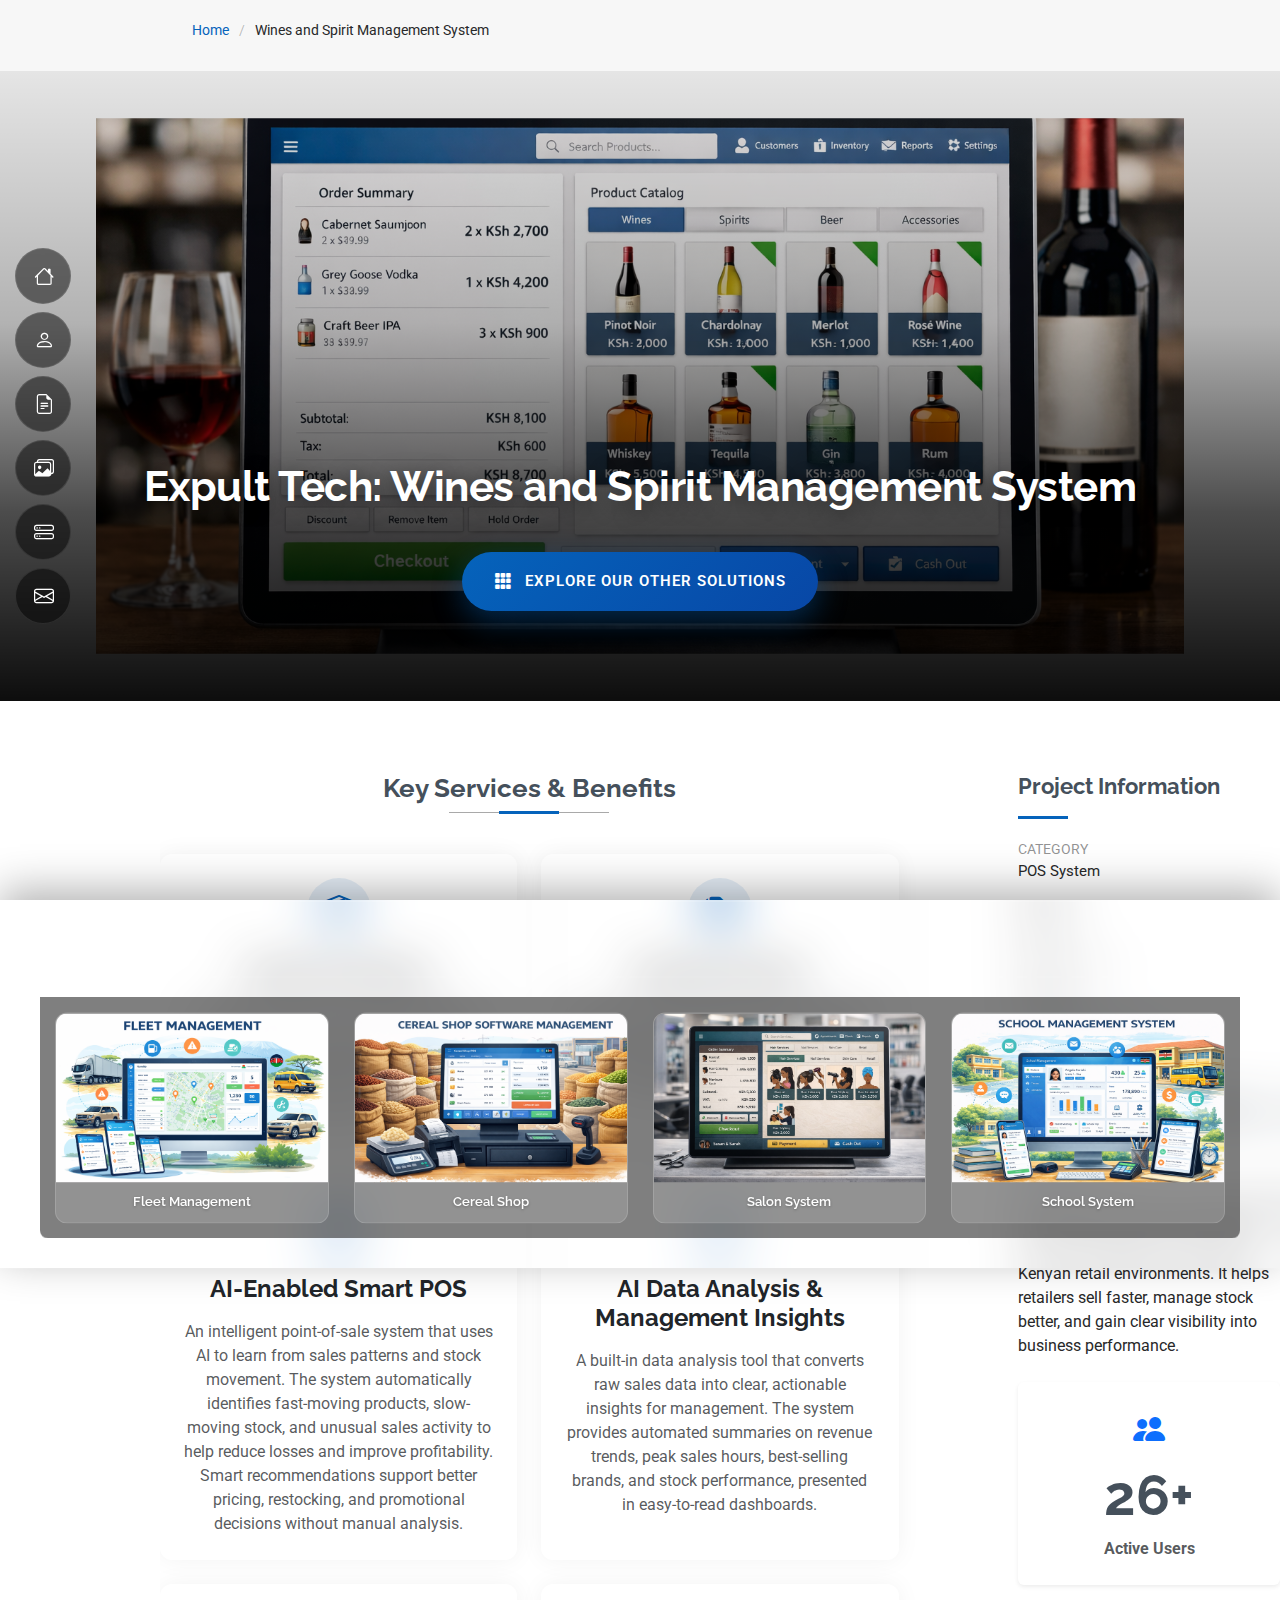
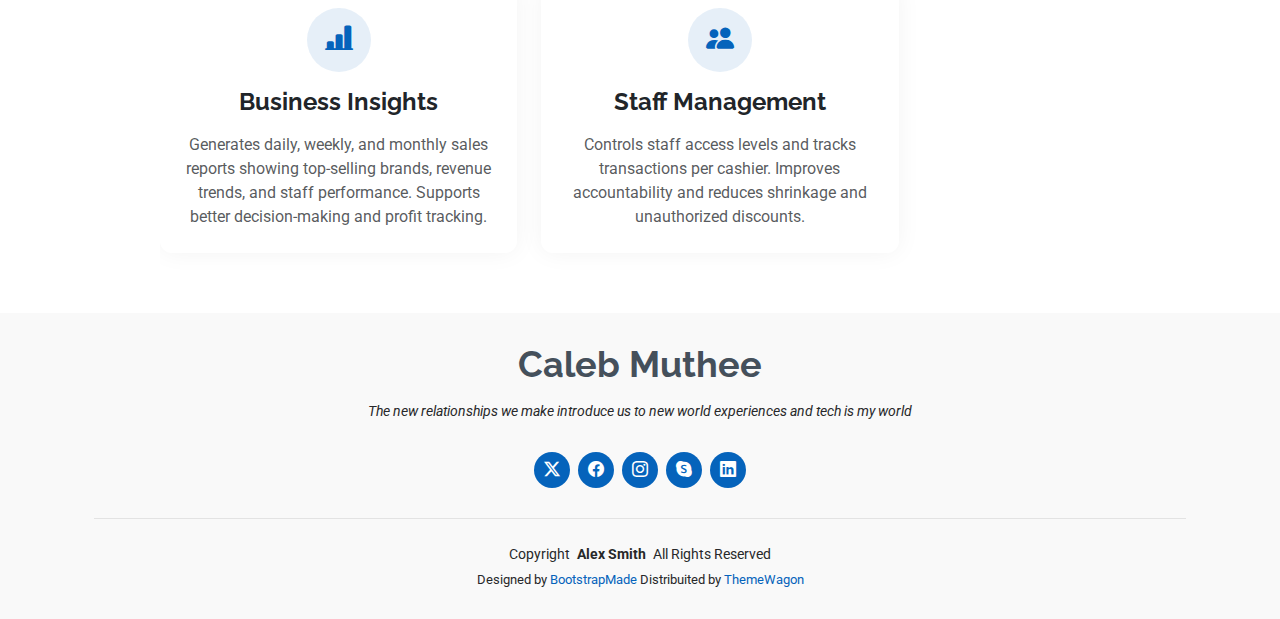
<file: portfolio-details.html>
<!DOCTYPE html>
<html lang="en">

<head>
  <meta charset="utf-8">
  <meta content="width=device-width, initial-scale=1.0" name="viewport">
  <title>Portfolio Details - MyResume Bootstrap Template</title>
  <meta content="" name="description">
  <meta content="" name="keywords">

  <!-- Favicons -->
  <link href="assets/img/favicon.png" rel="icon">
  <link href="assets/img/apple-touch-icon.png" rel="apple-touch-icon">

  <!-- Fonts -->
  <link href="https://fonts.googleapis.com" rel="preconnect">
  <link href="https://fonts.gstatic.com" rel="preconnect" crossorigin>
  <link
    href="https://fonts.googleapis.com/css2?family=Roboto:ital,wght@0,100;0,300;0,400;0,500;0,700;0,900;1,100;1,300;1,400;1,500;1,700;1,900&family=Poppins:ital,wght@0,100;0,200;0,300;0,400;0,500;0,600;0,700;0,800;0,900;1,100;1,200;1,300;1,400;1,500;1,600;1,700;1,800;1,900&family=Raleway:ital,wght@0,100;0,200;0,300;0,400;0,500;0,600;0,700;0,800;0,900;1,100;1,200;1,300;1,400;1,500;1,600;1,700;1,800;1,900&display=swap"
    rel="stylesheet">

  <!-- Vendor CSS Files -->
  <link href="assets/vendor/bootstrap/css/bootstrap.min.css" rel="stylesheet">
  <link href="assets/vendor/bootstrap-icons/bootstrap-icons.css" rel="stylesheet">
  <link href="assets/vendor/aos/aos.css" rel="stylesheet">
  <link href="assets/vendor/glightbox/css/glightbox.min.css" rel="stylesheet">
  <link href="assets/vendor/swiper/swiper-bundle.min.css" rel="stylesheet">

  <!-- Main CSS File -->
  <link href="assets/css/main.css" rel="stylesheet">

  <!-- Custom Portfolio Styles -->
  <link href="assets/css/custom-portfolio.css" rel="stylesheet">

</head>

<body class="portfolio-details-page">

  <header id="header" class="header d-flex flex-column justify-content-center">

    <i class="header-toggle d-xl-none bi bi-list"></i>

    <nav id="navmenu" class="navmenu">
      <ul>
        <li><a href="#hero"><i class="bi bi-house navicon"></i><span>Home</span></a></li>
        <li><a href="#about"><i class="bi bi-person navicon"></i><span>About</span></a></li>
        <li><a href="#resume"><i class="bi bi-file-earmark-text navicon"></i><span>Resume</span></a></li>
        <li><a href="#portfolio"><i class="bi bi-images navicon"></i><span>Portfolio</span></a></li>
        <li><a href="#services"><i class="bi bi-hdd-stack navicon"></i><span>Services</span></a></li>
        <li><a href="#contact"><i class="bi bi-envelope navicon"></i><span>Contact</span></a></li>
      </ul>
    </nav>

  </header>

  <main class="main">

    <!-- Page Title -->
    <div class="page-title" data-aos="fade">
      <div class="container-fluid">
        <nav class="breadcrumbs">
          <ol>
            <li><a href="index.html">Home</a></li>
            <li class="current">Wines and Spirit Management System</li>
          </ol>
        </nav>
      </div>
    </div><!-- End Page Title -->

    <!-- Portfolio Details Section -->
    <!-- Portfolio Hero Section -->
    <section id="portfolio-hero" class="portfolio-hero-section">
      <!-- Hero Background Image -->
      <img src="assets/img/portfolio/winesnspirit.png" alt="Wines & Spirit Management System" class="hero-bg-img">

      <!-- Gradient Overlay -->
      <div class="hero-gradient-overlay"></div>

      <!-- Hero Content -->
      <div class="hero-content-wrapper">
        <h1 class="hero-title" data-aos="fade-up">Expult Tech: Wines and Spirit Management System</h1>

        <!-- Toggle Button for Carousel -->
        <button class="explore-btn" id="exploreBtn" data-aos="fade-up" data-aos-delay="200">
          <i class="bi bi-grid-3x3-gap-fill"></i>
          <span>Explore Our Other Solutions</span>
        </button>
      </div>

      <!-- Slide-up Carousel Panel -->
      <div class="carousel-panel" id="carouselPanel">
        <div class="carousel-panel-header">
          <span>Our Solutions</span>
          <button class="close-panel-btn" id="closePanelBtn">
            <i class="bi bi-x-lg"></i>
          </button>
        </div>
        <div class="projects-carousel swiper init-swiper">
          <script type="application/json" class="swiper-config">
            {
              "loop": true,
              "speed": 600,
              "autoplay": {
                "delay": 3000,
                "disableOnInteraction": false
              },
              "slidesPerView": 4,
              "spaceBetween": 20,
              "centeredSlides": false,
              "breakpoints": {
                "320": { "slidesPerView": 2, "spaceBetween": 10 },
                "576": { "slidesPerView": 3, "spaceBetween": 15 },
                "768": { "slidesPerView": 4, "spaceBetween": 20 },
                "1200": { "slidesPerView": 4, "spaceBetween": 25 }
              }
            }
          </script>
          <div class="swiper-wrapper">

            <div class="swiper-slide">
              <a href="portfolio-fleet.html" class="project-card">
                <div class="project-card-img">
                  <img src="assets/img/portfolio/fleetsys.png" alt="Fleet Management">
                </div>
                <div class="project-card-info">
                  <h6>Fleet Management</h6>
                </div>
              </a>
            </div>

            <div class="swiper-slide">
              <a href="portfolio-cereals.html" class="project-card">
                <div class="project-card-img">
                  <img src="assets/img/portfolio/cerealshop.png" alt="Cereal Shop">
                </div>
                <div class="project-card-info">
                  <h6>Cereal Shop</h6>
                </div>
              </a>
            </div>

            <div class="swiper-slide">
              <a href="portfolio-salon.html" class="project-card">
                <div class="project-card-img">
                  <img src="assets/img/portfolio/salonsys.png" alt="Salon System">
                </div>
                <div class="project-card-info">
                  <h6>Salon System</h6>
                </div>
              </a>
            </div>

            <div class="swiper-slide">
              <a href="portfolio-school.html" class="project-card">
                <div class="project-card-img">
                  <img src="assets/img/portfolio/schoolsys.png" alt="School System">
                </div>
                <div class="project-card-info">
                  <h6>School System</h6>
                </div>
              </a>
            </div>

          </div>
        </div>
      </div>
    </section>

    <!-- Portfolio Details Section -->
    <section id="portfolio-details" class="portfolio-details section">

      <div class="row justify-content-between gy-4 mt-4">

        <div class="col-lg-8" data-aos="fade-up">
          <div class="portfolio-description">
            <div class="section-title" style="text-align: center; padding-bottom: 30px;">
              <h2 style="margin-bottom: 10px; padding-bottom: 10px;">Key Services & Benefits</h2>
            </div>

            <div class="row gy-4">
              <!-- 1. Smart Inventory (Moved from pos 2) -->
              <div class="col-md-6">
                <div class="card service-card h-100 border-0">
                  <div class="card-body text-center p-4">
                    <div class="service-icon mb-3">
                      <i class="bi bi-box-seam"></i>
                    </div>
                    <h4 class="card-title fw-bold mb-3">Smart Inventory</h4>
                    <p class="card-text text-muted">
                      Tracks stock levels in real time by brand, bottle size, and category (wines, spirits, beer).
                      Automatically alerts when stock is low, helping prevent losses and out-of-stock situations.
                    </p>
                  </div>
                </div>
              </div>

              <!-- 2. Pricing Control (Moved from pos 3) -->
              <div class="col-md-6">
                <div class="card service-card h-100 border-0">
                  <div class="card-body text-center p-4">
                    <div class="service-icon mb-3">
                      <i class="bi bi-tags-fill"></i>
                    </div>
                    <h4 class="card-title fw-bold mb-3">Pricing Control</h4>
                    <p class="card-text text-muted">
                      Allows flexible pricing, discounts, and offers per product or category. Ideal for happy hours,
                      promotions, and seasonal pricing without manual calculations.
                    </p>
                  </div>
                </div>
              </div>

              <!-- 3. AI-Enabled Smart POS (New) -->
              <div class="col-md-6">
                <div class="card service-card h-100 border-0">
                  <div class="card-body text-center p-4">
                    <div class="service-icon mb-3">
                      <i class="bi bi-cpu"></i>
                    </div>
                    <h4 class="card-title fw-bold mb-3">AI-Enabled Smart POS</h4>
                    <p class="card-text text-muted">
                      An intelligent point-of-sale system that uses AI to learn from sales patterns and stock
                      movement. The system automatically identifies fast-moving products, slow-moving stock, and
                      unusual sales activity to help reduce losses and improve profitability. Smart recommendations
                      support better pricing, restocking, and promotional decisions without manual analysis.
                    </p>
                  </div>
                </div>
              </div>

              <!-- 4. AI Data Analysis (New) -->
              <div class="col-md-6">
                <div class="card service-card h-100 border-0">
                  <div class="card-body text-center p-4">
                    <div class="service-icon mb-3">
                      <i class="bi bi-graph-up-arrow"></i>
                    </div>
                    <h4 class="card-title fw-bold mb-3">AI Data Analysis & Management Insights</h4>
                    <p class="card-text text-muted">
                      A built-in data analysis tool that converts raw sales data into clear, actionable insights for
                      management. The system provides automated summaries on revenue trends, peak sales hours,
                      best-selling brands, and stock performance, presented in easy-to-read dashboards.
                    </p>
                  </div>
                </div>
              </div>

              <!-- 5. Business Insights (Moved from pos 4) -->
              <div class="col-md-6">
                <div class="card service-card h-100 border-0">
                  <div class="card-body text-center p-4">
                    <div class="service-icon mb-3">
                      <i class="bi bi-bar-chart-line-fill"></i>
                    </div>
                    <h4 class="card-title fw-bold mb-3">Business Insights</h4>
                    <p class="card-text text-muted">
                      Generates daily, weekly, and monthly sales reports showing top-selling brands, revenue trends,
                      and staff performance. Supports better decision-making and profit tracking.
                    </p>
                  </div>
                </div>
              </div>

              <!-- 6. Staff Management (Moved from pos 5) -->
              <div class="col-md-6">
                <div class="card service-card h-100 border-0">
                  <div class="card-body text-center p-4">
                    <div class="service-icon mb-3">
                      <i class="bi bi-people-fill"></i>
                    </div>
                    <h4 class="card-title fw-bold mb-3">Staff Management</h4>
                    <p class="card-text text-muted">
                      Controls staff access levels and tracks transactions per cashier. Improves accountability and
                      reduces shrinkage and unauthorized discounts.
                    </p>
                  </div>
                </div>
              </div>

            </div>

            <!-- Moved 'Why Businesses Choose' to sidebar -->

          </div>
        </div>

        <div class="col-lg-3" data-aos="fade-up" data-aos-delay="100">
          <div class="portfolio-info">
            <h3>Project Information</h3>
            <ul>
              <li><strong>Category</strong> POS System</li>
              <li><strong>Client</strong> Retailers</li>
              <li><strong>Project date</strong> Ongoing</li>
              <li><strong>Project URL</strong> <a href="#">Available on Request</a></li>
            </ul>
          </div>

          <div class="portfolio-info mt-4">
            <h3>Why Businesses Choose This System</h3>
            <p>
              Built specifically for wines and spirits businesses, the system is simple to use, fast to deploy,
              and tailored for Kenyan retail environments. It helps retailers sell faster, manage stock better,
              and gain clear visibility into business performance.
            </p>
          </div>

          <div class="card mt-4 border-0 shadow-sm text-center">
            <div class="card-body p-4">
              <i class="bi bi-people-fill text-primary" style="font-size: 2rem;"></i>
              <h2 class="fw-bold mt-2 display-4">26+</h2>
              <p class="text-muted mb-0 fw-bold">Active Users</p>
            </div>
          </div>
        </div>

      </div>

      </div>

    </section><!-- /Portfolio Details Section -->

  </main>

  <footer id="footer" class="footer position-relative light-background">
    <div class="container">
      <h3 class="sitename">Caleb Muthee</h3>
      <p>The new relationships we make introduce us to new world experiences and tech is my world</p>
      <div class="social-links d-flex justify-content-center">
        <a href=""><i class="bi bi-twitter-x"></i></a>
        <a href=""><i class="bi bi-facebook"></i></a>
        <a href=""><i class="bi bi-instagram"></i></a>
        <a href=""><i class="bi bi-skype"></i></a>
        <a href=""><i class="bi bi-linkedin"></i></a>
      </div>
      <div class="container">
        <div class="copyright">
          <span>Copyright</span> <strong class="px-1 sitename">Alex Smith</strong> <span>All Rights Reserved</span>
        </div>
        <div class="credits">
          <!-- All the links in the footer should remain intact. -->
          <!-- You can delete the links only if you've purchased the pro version. -->
          <!-- Licensing information: https://bootstrapmade.com/license/ -->
          <!-- Purchase the pro version with working PHP/AJAX contact form: [buy-url] -->
          Designed by <a href="https://bootstrapmade.com/">BootstrapMade</a> Distribuited by <a
            href="https://themewagon.com">ThemeWagon</a>
        </div>
      </div>
    </div>
  </footer>

  <!-- Scroll Top -->
  <a href="#" id="scroll-top" class="scroll-top d-flex align-items-center justify-content-center"><i
      class="bi bi-arrow-up-short"></i></a>

  <!-- Preloader -->
  <div id="preloader"></div>

  <!-- Vendor JS Files -->
  <script src="assets/vendor/bootstrap/js/bootstrap.bundle.min.js"></script>
  <script src="assets/vendor/php-email-form/validate.js"></script>
  <script src="assets/vendor/aos/aos.js"></script>
  <script src="assets/vendor/typed.js/typed.umd.js"></script>
  <script src="assets/vendor/purecounter/purecounter_vanilla.js"></script>
  <script src="assets/vendor/waypoints/noframework.waypoints.js"></script>
  <script src="assets/vendor/glightbox/js/glightbox.min.js"></script>
  <script src="assets/vendor/imagesloaded/imagesloaded.pkgd.min.js"></script>
  <script src="assets/vendor/isotope-layout/isotope.pkgd.min.js"></script>
  <script src="assets/vendor/swiper/swiper-bundle.min.js"></script>

  <!-- Main JS File -->
  <script src="assets/js/main.js"></script>

  <!-- Carousel Panel Toggle Script -->
  <script>
    document.addEventListener('DOMContentLoaded', function () {
      const exploreBtn = document.getElementById('exploreBtn');
      const carouselPanel = document.getElementById('carouselPanel');
      const closePanelBtn = document.getElementById('closePanelBtn');

      if (exploreBtn && carouselPanel && closePanelBtn) {
        // Open panel
        exploreBtn.addEventListener('click', function () {
          carouselPanel.classList.add('active');
          document.body.style.overflow = 'hidden';
        });

        // Close panel
        closePanelBtn.addEventListener('click', function () {
          carouselPanel.classList.remove('active');
          document.body.style.overflow = '';
        });

        // Close on clicking outside the carousel content
        carouselPanel.addEventListener('click', function (e) {
          if (e.target === carouselPanel) {
            carouselPanel.classList.remove('active');
            document.body.style.overflow = '';
          }
        });

        // Close on Escape key
        document.addEventListener('keydown', function (e) {
          if (e.key === 'Escape' && carouselPanel.classList.contains('active')) {
            carouselPanel.classList.remove('active');
            document.body.style.overflow = '';
          }
        });
      }
    });
  </script>

</body>

</html>
</file>
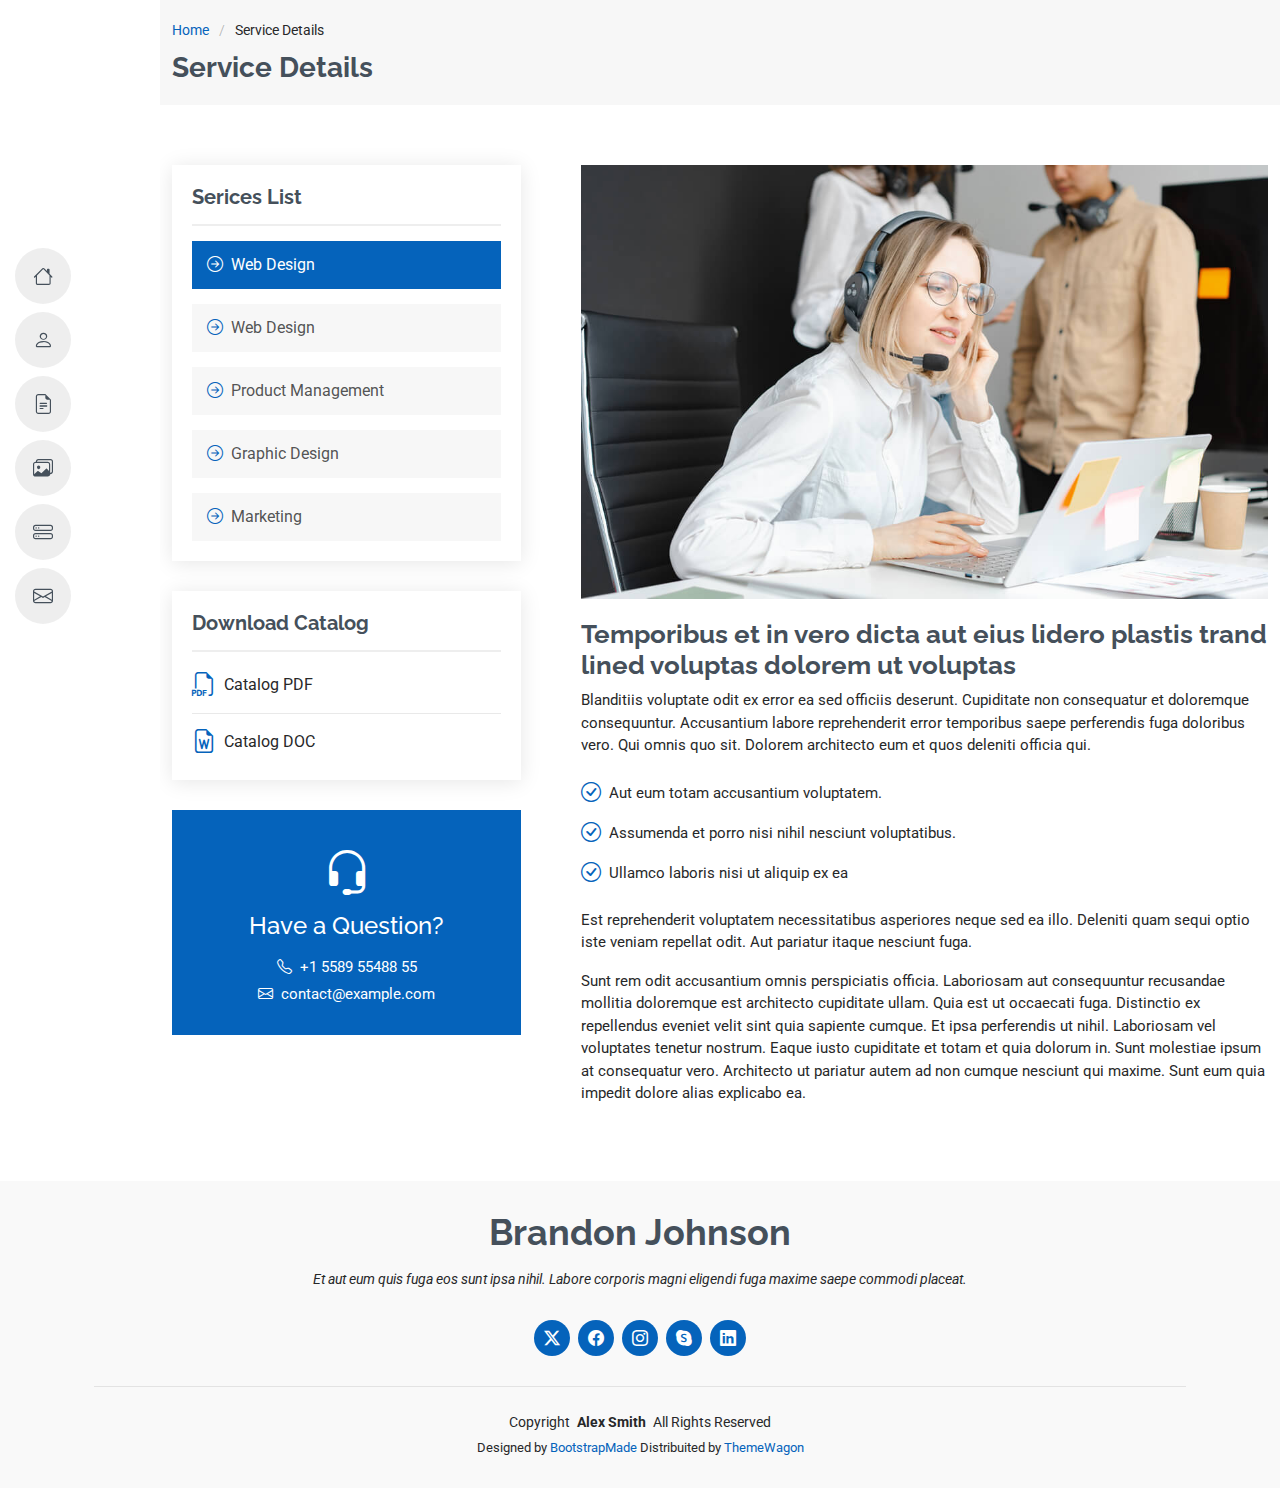
<file: service-details.html>
<!DOCTYPE html>
<html lang="en">

<head>
  <meta charset="utf-8">
  <meta content="width=device-width, initial-scale=1.0" name="viewport">
  <title>Service Details - MyResume Bootstrap Template</title>
  <meta content="" name="description">
  <meta content="" name="keywords">

  <!-- Favicons -->
  <link href="assets/img/favicon.png" rel="icon">
  <link href="assets/img/apple-touch-icon.png" rel="apple-touch-icon">

  <!-- Fonts -->
  <link href="https://fonts.googleapis.com" rel="preconnect">
  <link href="https://fonts.gstatic.com" rel="preconnect" crossorigin>
  <link href="https://fonts.googleapis.com/css2?family=Roboto:ital,wght@0,100;0,300;0,400;0,500;0,700;0,900;1,100;1,300;1,400;1,500;1,700;1,900&family=Poppins:ital,wght@0,100;0,200;0,300;0,400;0,500;0,600;0,700;0,800;0,900;1,100;1,200;1,300;1,400;1,500;1,600;1,700;1,800;1,900&family=Raleway:ital,wght@0,100;0,200;0,300;0,400;0,500;0,600;0,700;0,800;0,900;1,100;1,200;1,300;1,400;1,500;1,600;1,700;1,800;1,900&display=swap" rel="stylesheet">

  <!-- Vendor CSS Files -->
  <link href="assets/vendor/bootstrap/css/bootstrap.min.css" rel="stylesheet">
  <link href="assets/vendor/bootstrap-icons/bootstrap-icons.css" rel="stylesheet">
  <link href="assets/vendor/aos/aos.css" rel="stylesheet">
  <link href="assets/vendor/glightbox/css/glightbox.min.css" rel="stylesheet">
  <link href="assets/vendor/swiper/swiper-bundle.min.css" rel="stylesheet">

  <!-- Main CSS File -->
  <link href="assets/css/main.css" rel="stylesheet">

  <!-- =======================================================
  * Template Name: MyResume
  * Template URL: https://bootstrapmade.com/free-html-bootstrap-template-my-resume/
  * Updated: Jun 29 2024 with Bootstrap v5.3.3
  * Author: BootstrapMade.com
  * License: https://bootstrapmade.com/license/
  ======================================================== -->
</head>

<body class="service-details-page">

  <header id="header" class="header d-flex flex-column justify-content-center">

    <i class="header-toggle d-xl-none bi bi-list"></i>

    <nav id="navmenu" class="navmenu">
      <ul>
        <li><a href="#hero"><i class="bi bi-house navicon"></i><span>Home</span></a></li>
        <li><a href="#about"><i class="bi bi-person navicon"></i><span>About</span></a></li>
        <li><a href="#resume"><i class="bi bi-file-earmark-text navicon"></i><span>Resume</span></a></li>
        <li><a href="#portfolio"><i class="bi bi-images navicon"></i><span>Portfolio</span></a></li>
        <li><a href="#services"><i class="bi bi-hdd-stack navicon"></i><span>Services</span></a></li>
        <li><a href="#contact"><i class="bi bi-envelope navicon"></i><span>Contact</span></a></li>
      </ul>
    </nav>

  </header>

  <main class="main">

    <!-- Page Title -->
    <div class="page-title" data-aos="fade">
      <div class="container">
        <nav class="breadcrumbs">
          <ol>
            <li><a href="index.html">Home</a></li>
            <li class="current">Service Details</li>
          </ol>
        </nav>
        <h1>Service Details</h1>
      </div>
    </div><!-- End Page Title -->

    <!-- Service Details Section -->
    <section id="service-details" class="service-details section">

      <div class="container">

        <div class="row gy-5">

          <div class="col-lg-4" data-aos="fade-up" data-aos-delay="100">

            <div class="service-box">
              <h4>Serices List</h4>
              <div class="services-list">
                <a href="#" class="active"><i class="bi bi-arrow-right-circle"></i><span>Web Design</span></a>
                <a href="#"><i class="bi bi-arrow-right-circle"></i><span>Web Design</span></a>
                <a href="#"><i class="bi bi-arrow-right-circle"></i><span>Product Management</span></a>
                <a href="#"><i class="bi bi-arrow-right-circle"></i><span>Graphic Design</span></a>
                <a href="#"><i class="bi bi-arrow-right-circle"></i><span>Marketing</span></a>
              </div>
            </div><!-- End Services List -->

            <div class="service-box">
              <h4>Download Catalog</h4>
              <div class="download-catalog">
                <a href="#"><i class="bi bi-filetype-pdf"></i><span>Catalog PDF</span></a>
                <a href="#"><i class="bi bi-file-earmark-word"></i><span>Catalog DOC</span></a>
              </div>
            </div><!-- End Services List -->

            <div class="help-box d-flex flex-column justify-content-center align-items-center">
              <i class="bi bi-headset help-icon"></i>
              <h4>Have a Question?</h4>
              <p class="d-flex align-items-center mt-2 mb-0"><i class="bi bi-telephone me-2"></i> <span>+1 5589 55488 55</span></p>
              <p class="d-flex align-items-center mt-1 mb-0"><i class="bi bi-envelope me-2"></i> <a href="mailto:contact@example.com">contact@example.com</a></p>
            </div>

          </div>

          <div class="col-lg-8 ps-lg-5" data-aos="fade-up" data-aos-delay="200">
            <img src="assets/img/services.jpg" alt="" class="img-fluid services-img">
            <h3>Temporibus et in vero dicta aut eius lidero plastis trand lined voluptas dolorem ut voluptas</h3>
            <p>
              Blanditiis voluptate odit ex error ea sed officiis deserunt. Cupiditate non consequatur et doloremque consequuntur. Accusantium labore reprehenderit error temporibus saepe perferendis fuga doloribus vero. Qui omnis quo sit. Dolorem architecto eum et quos deleniti officia qui.
            </p>
            <ul>
              <li><i class="bi bi-check-circle"></i> <span>Aut eum totam accusantium voluptatem.</span></li>
              <li><i class="bi bi-check-circle"></i> <span>Assumenda et porro nisi nihil nesciunt voluptatibus.</span></li>
              <li><i class="bi bi-check-circle"></i> <span>Ullamco laboris nisi ut aliquip ex ea</span></li>
            </ul>
            <p>
              Est reprehenderit voluptatem necessitatibus asperiores neque sed ea illo. Deleniti quam sequi optio iste veniam repellat odit. Aut pariatur itaque nesciunt fuga.
            </p>
            <p>
              Sunt rem odit accusantium omnis perspiciatis officia. Laboriosam aut consequuntur recusandae mollitia doloremque est architecto cupiditate ullam. Quia est ut occaecati fuga. Distinctio ex repellendus eveniet velit sint quia sapiente cumque. Et ipsa perferendis ut nihil. Laboriosam vel voluptates tenetur nostrum. Eaque iusto cupiditate et totam et quia dolorum in. Sunt molestiae ipsum at consequatur vero. Architecto ut pariatur autem ad non cumque nesciunt qui maxime. Sunt eum quia impedit dolore alias explicabo ea.
            </p>
          </div>

        </div>

      </div>

    </section><!-- /Service Details Section -->

  </main>

  <footer id="footer" class="footer position-relative light-background">
    <div class="container">
      <h3 class="sitename">Brandon Johnson</h3>
      <p>Et aut eum quis fuga eos sunt ipsa nihil. Labore corporis magni eligendi fuga maxime saepe commodi placeat.</p>
      <div class="social-links d-flex justify-content-center">
        <a href=""><i class="bi bi-twitter-x"></i></a>
        <a href=""><i class="bi bi-facebook"></i></a>
        <a href=""><i class="bi bi-instagram"></i></a>
        <a href=""><i class="bi bi-skype"></i></a>
        <a href=""><i class="bi bi-linkedin"></i></a>
      </div>
      <div class="container">
        <div class="copyright">
          <span>Copyright</span> <strong class="px-1 sitename">Alex Smith</strong> <span>All Rights Reserved</span>
        </div>
        <div class="credits">
          <!-- All the links in the footer should remain intact. -->
          <!-- You can delete the links only if you've purchased the pro version. -->
          <!-- Licensing information: https://bootstrapmade.com/license/ -->
          <!-- Purchase the pro version with working PHP/AJAX contact form: [buy-url] -->
          Designed by <a href="https://bootstrapmade.com/">BootstrapMade</a> Distribuited by <a href="https://themewagon.com">ThemeWagon</a>
        </div>
      </div>
    </div>
  </footer>

  <!-- Scroll Top -->
  <a href="#" id="scroll-top" class="scroll-top d-flex align-items-center justify-content-center"><i class="bi bi-arrow-up-short"></i></a>

  <!-- Preloader -->
  <div id="preloader"></div>

  <!-- Vendor JS Files -->
  <script src="assets/vendor/bootstrap/js/bootstrap.bundle.min.js"></script>
  <script src="assets/vendor/php-email-form/validate.js"></script>
  <script src="assets/vendor/aos/aos.js"></script>
  <script src="assets/vendor/typed.js/typed.umd.js"></script>
  <script src="assets/vendor/purecounter/purecounter_vanilla.js"></script>
  <script src="assets/vendor/waypoints/noframework.waypoints.js"></script>
  <script src="assets/vendor/glightbox/js/glightbox.min.js"></script>
  <script src="assets/vendor/imagesloaded/imagesloaded.pkgd.min.js"></script>
  <script src="assets/vendor/isotope-layout/isotope.pkgd.min.js"></script>
  <script src="assets/vendor/swiper/swiper-bundle.min.js"></script>

  <!-- Main JS File -->
  <script src="assets/js/main.js"></script>

</body>

</html>
</file>
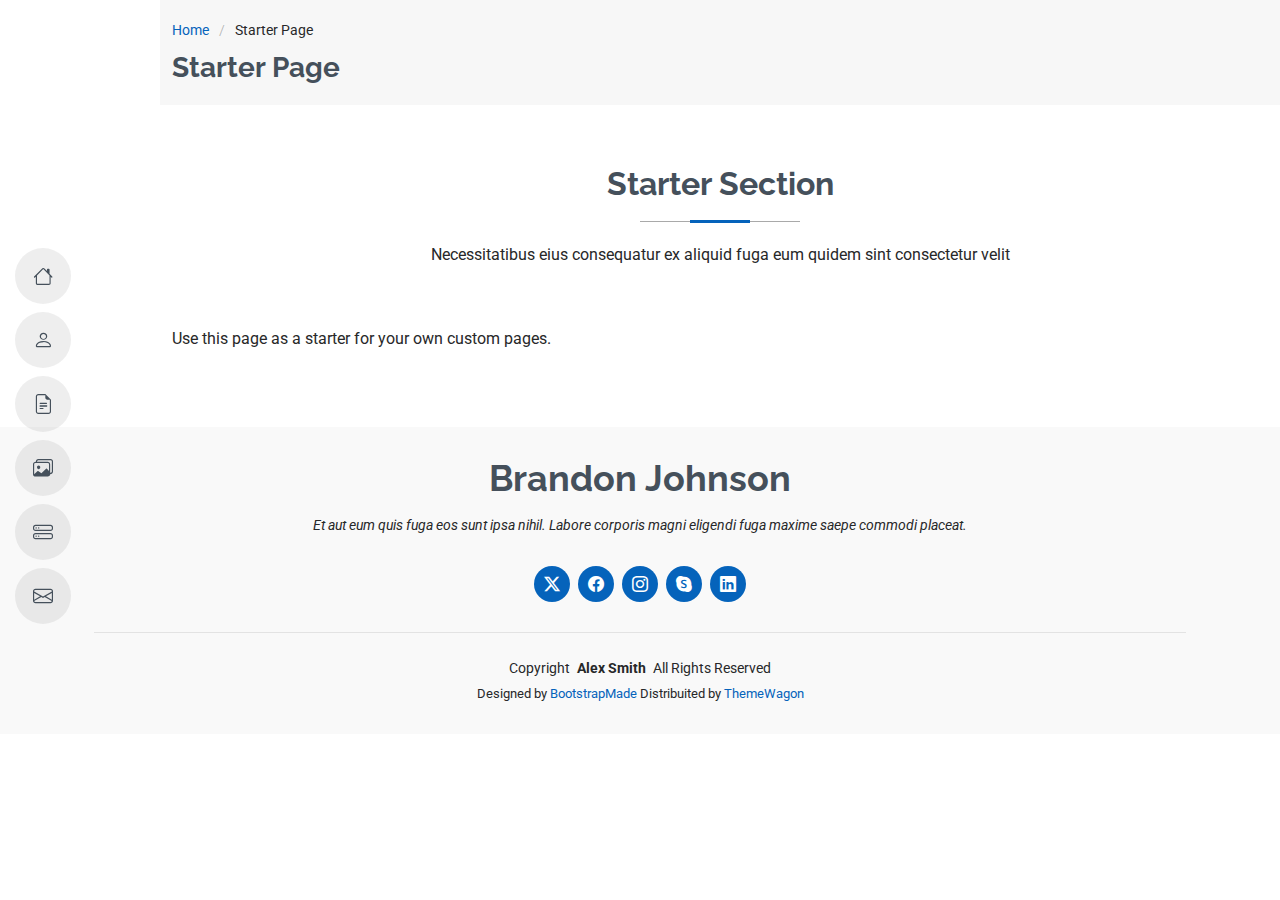
<file: starter-page.html>
<!DOCTYPE html>
<html lang="en">

<head>
  <meta charset="utf-8">
  <meta content="width=device-width, initial-scale=1.0" name="viewport">
  <title>Starter Page - MyResume Bootstrap Template</title>
  <meta content="" name="description">
  <meta content="" name="keywords">

  <!-- Favicons -->
  <link href="assets/img/favicon.png" rel="icon">
  <link href="assets/img/apple-touch-icon.png" rel="apple-touch-icon">

  <!-- Fonts -->
  <link href="https://fonts.googleapis.com" rel="preconnect">
  <link href="https://fonts.gstatic.com" rel="preconnect" crossorigin>
  <link href="https://fonts.googleapis.com/css2?family=Roboto:ital,wght@0,100;0,300;0,400;0,500;0,700;0,900;1,100;1,300;1,400;1,500;1,700;1,900&family=Poppins:ital,wght@0,100;0,200;0,300;0,400;0,500;0,600;0,700;0,800;0,900;1,100;1,200;1,300;1,400;1,500;1,600;1,700;1,800;1,900&family=Raleway:ital,wght@0,100;0,200;0,300;0,400;0,500;0,600;0,700;0,800;0,900;1,100;1,200;1,300;1,400;1,500;1,600;1,700;1,800;1,900&display=swap" rel="stylesheet">

  <!-- Vendor CSS Files -->
  <link href="assets/vendor/bootstrap/css/bootstrap.min.css" rel="stylesheet">
  <link href="assets/vendor/bootstrap-icons/bootstrap-icons.css" rel="stylesheet">
  <link href="assets/vendor/aos/aos.css" rel="stylesheet">
  <link href="assets/vendor/glightbox/css/glightbox.min.css" rel="stylesheet">
  <link href="assets/vendor/swiper/swiper-bundle.min.css" rel="stylesheet">

  <!-- Main CSS File -->
  <link href="assets/css/main.css" rel="stylesheet">

  <!-- =======================================================
  * Template Name: MyResume
  * Template URL: https://bootstrapmade.com/free-html-bootstrap-template-my-resume/
  * Updated: Jun 29 2024 with Bootstrap v5.3.3
  * Author: BootstrapMade.com
  * License: https://bootstrapmade.com/license/
  ======================================================== -->
</head>

<body class="starter-page-page">

  <header id="header" class="header d-flex flex-column justify-content-center">

    <i class="header-toggle d-xl-none bi bi-list"></i>

    <nav id="navmenu" class="navmenu">
      <ul>
        <li><a href="#hero"><i class="bi bi-house navicon"></i><span>Home</span></a></li>
        <li><a href="#about"><i class="bi bi-person navicon"></i><span>About</span></a></li>
        <li><a href="#resume"><i class="bi bi-file-earmark-text navicon"></i><span>Resume</span></a></li>
        <li><a href="#portfolio"><i class="bi bi-images navicon"></i><span>Portfolio</span></a></li>
        <li><a href="#services"><i class="bi bi-hdd-stack navicon"></i><span>Services</span></a></li>
        <li><a href="#contact"><i class="bi bi-envelope navicon"></i><span>Contact</span></a></li>
      </ul>
    </nav>

  </header>

  <main class="main">

    <!-- Page Title -->
    <div class="page-title" data-aos="fade">
      <div class="container">
        <nav class="breadcrumbs">
          <ol>
            <li><a href="index.html">Home</a></li>
            <li class="current">Starter Page</li>
          </ol>
        </nav>
        <h1>Starter Page</h1>
      </div>
    </div><!-- End Page Title -->

    <!-- Starter Section Section -->
    <section id="starter-section" class="starter-section section">

      <!-- Section Title -->
      <div class="container section-title" data-aos="fade-up">
        <h2>Starter Section</h2>
        <p>Necessitatibus eius consequatur ex aliquid fuga eum quidem sint consectetur velit</p>
      </div><!-- End Section Title -->

      <div class="container" data-aos="fade-up">
        <p>Use this page as a starter for your own custom pages.</p>
      </div>

    </section><!-- /Starter Section Section -->

  </main>

  <footer id="footer" class="footer position-relative light-background">
    <div class="container">
      <h3 class="sitename">Brandon Johnson</h3>
      <p>Et aut eum quis fuga eos sunt ipsa nihil. Labore corporis magni eligendi fuga maxime saepe commodi placeat.</p>
      <div class="social-links d-flex justify-content-center">
        <a href=""><i class="bi bi-twitter-x"></i></a>
        <a href=""><i class="bi bi-facebook"></i></a>
        <a href=""><i class="bi bi-instagram"></i></a>
        <a href=""><i class="bi bi-skype"></i></a>
        <a href=""><i class="bi bi-linkedin"></i></a>
      </div>
      <div class="container">
        <div class="copyright">
          <span>Copyright</span> <strong class="px-1 sitename">Alex Smith</strong> <span>All Rights Reserved</span>
        </div>
        <div class="credits">
          <!-- All the links in the footer should remain intact. -->
          <!-- You can delete the links only if you've purchased the pro version. -->
          <!-- Licensing information: https://bootstrapmade.com/license/ -->
          <!-- Purchase the pro version with working PHP/AJAX contact form: [buy-url] -->
          Designed by <a href="https://bootstrapmade.com/">BootstrapMade</a> Distribuited by <a href="https://themewagon.com">ThemeWagon</a>
        </div>
      </div>
    </div>
  </footer>

  <!-- Scroll Top -->
  <a href="#" id="scroll-top" class="scroll-top d-flex align-items-center justify-content-center"><i class="bi bi-arrow-up-short"></i></a>

  <!-- Preloader -->
  <div id="preloader"></div>

  <!-- Vendor JS Files -->
  <script src="assets/vendor/bootstrap/js/bootstrap.bundle.min.js"></script>
  <script src="assets/vendor/php-email-form/validate.js"></script>
  <script src="assets/vendor/aos/aos.js"></script>
  <script src="assets/vendor/typed.js/typed.umd.js"></script>
  <script src="assets/vendor/purecounter/purecounter_vanilla.js"></script>
  <script src="assets/vendor/waypoints/noframework.waypoints.js"></script>
  <script src="assets/vendor/glightbox/js/glightbox.min.js"></script>
  <script src="assets/vendor/imagesloaded/imagesloaded.pkgd.min.js"></script>
  <script src="assets/vendor/isotope-layout/isotope.pkgd.min.js"></script>
  <script src="assets/vendor/swiper/swiper-bundle.min.js"></script>

  <!-- Main JS File -->
  <script src="assets/js/main.js"></script>

</body>

</html>
</file>
<file: assets/css/custom-portfolio.css>
/*--------------------------------------------------------------
# Portfolio Details Custom Styles
--------------------------------------------------------------*/

/*--------------------------------------------------------------
# Full-Width Hero Override 
--------------------------------------------------------------*/
/* Remove sidebar margin for hero section */
.portfolio-details-page .portfolio-hero-section {
    margin-left: -200px;
    width: calc(100% + 200px);
}

@media (min-width: 1200px) and (max-width: 1600px) {
    .portfolio-details-page .portfolio-hero-section {
        margin-left: -160px;
        width: calc(100% + 160px);
    }
}

@media (max-width: 1199px) {
    .portfolio-details-page .portfolio-hero-section {
        margin-left: 0;
        width: 100%;
    }
}

/* Position navigation on top of hero */
.portfolio-details-page .header {
    z-index: 1000;
}

.portfolio-details-page .navmenu a,
.portfolio-details-page .navmenu a:focus {
    background: rgba(0, 0, 0, 0.5);
    backdrop-filter: blur(10px);
    -webkit-backdrop-filter: blur(10px);
    color: #ffffff;
    border: 1px solid rgba(255, 255, 255, 0.1);
}

.portfolio-details-page .navmenu a:hover,
.portfolio-details-page .navmenu .active,
.portfolio-details-page .navmenu li:hover>a {
    background: var(--accent-color);
    color: #ffffff;
}

/*--------------------------------------------------------------
# Page Title Full-Width Override
--------------------------------------------------------------*/
.portfolio-details-page .page-title {
    margin-left: -200px;
    width: calc(100% + 200px);
    padding-left: 220px;
}

@media (min-width: 1200px) and (max-width: 1600px) {
    .portfolio-details-page .page-title {
        margin-left: -160px;
        width: calc(100% + 160px);
        padding-left: 180px;
    }
}

@media (max-width: 1199px) {
    .portfolio-details-page .page-title {
        margin-left: 0;
        width: 100%;
        padding-left: 20px;
    }
}

/*--------------------------------------------------------------
# Reduce Gap Between Hero and Content
--------------------------------------------------------------*/
.portfolio-details-page #portfolio-details.section {
    padding-top: 24px;
}

/*--------------------------------------------------------------
# Portfolio Hero Section
--------------------------------------------------------------*/
.portfolio-hero-section {
    position: relative;
    width: 100vw;
    min-height: 70vh;
    display: flex;
    align-items: flex-end;
    justify-content: center;
    overflow: hidden;
}

/* Hero Background Image */
.hero-bg-img {
    position: absolute;
    inset: 0;
    width: 100%;
    height: 100%;
    object-fit: cover;
    object-position: center center;
    transform: scale(0.85);
    z-index: 1;
}

/* Remove the zoom animation to keep image stable */

/* Gradient Overlay */
.hero-gradient-overlay {
    position: absolute;
    inset: 0;
    background: linear-gradient(to top,
            rgba(0, 0, 0, 0.95) 0%,
            rgba(0, 0, 0, 0.7) 30%,
            rgba(0, 0, 0, 0.3) 60%,
            rgba(0, 0, 0, 0.1) 100%);
    z-index: 2;
}

/* Hero Content Wrapper */
.hero-content-wrapper {
    position: relative;
    z-index: 3;
    width: 100%;
    max-width: 1200px;
    padding: 40px 20px 30px;
    text-align: center;
    display: flex;
    flex-direction: column;
    align-items: center;
}

/* Hero Title */
.hero-title {
    color: #ffffff;
    font-size: 42px;
    font-weight: 700;
    text-shadow: 0 4px 20px rgba(0, 0, 0, 0.5);
    margin-bottom: 40px;
    letter-spacing: -0.5px;
    line-height: 1.2;
}

/*--------------------------------------------------------------
# Explore Button
--------------------------------------------------------------*/
.explore-btn {
    display: inline-flex;
    align-items: center;
    gap: 12px;
    padding: 16px 32px;
    background: linear-gradient(135deg, var(--accent-color) 0%, #0847a6 100%);
    color: #ffffff;
    font-size: 15px;
    font-weight: 600;
    text-transform: uppercase;
    letter-spacing: 1px;
    border: none;
    border-radius: 50px;
    cursor: pointer;
    transition: all 0.4s cubic-bezier(0.4, 0, 0.2, 1);
    box-shadow: 0 10px 30px rgba(5, 99, 187, 0.4);
}

.explore-btn:hover {
    transform: translateY(-3px) scale(1.02);
    box-shadow: 0 15px 40px rgba(5, 99, 187, 0.5);
}

.explore-btn i {
    font-size: 18px;
}

/*--------------------------------------------------------------
# Slide-up Carousel Panel
--------------------------------------------------------------*/
.carousel-panel {
    position: fixed;
    bottom: 0;
    left: 0;
    right: 0;
    width: 100%;
    background: rgba(255, 255, 255, 0.15);
    backdrop-filter: blur(25px);
    -webkit-backdrop-filter: blur(25px);
    padding: 20px 30px 30px;
    z-index: 1001;
    transform: translateY(100%);
    transition: transform 0.5s cubic-bezier(0.4, 0, 0.2, 1);
    border-top: 1px solid rgba(255, 255, 255, 0.3);
    box-shadow: 0 -10px 40px rgba(0, 0, 0, 0.3);
}

.carousel-panel.active {
    transform: translateY(0);
}

.carousel-panel-header {
    display: flex;
    justify-content: space-between;
    align-items: center;
    margin-bottom: 20px;
    padding-bottom: 15px;
    border-bottom: 1px solid rgba(255, 255, 255, 0.1);
}

.carousel-panel-header span {
    color: #ffffff;
    font-size: 16px;
    font-weight: 600;
    text-transform: uppercase;
    letter-spacing: 2px;
}

.close-panel-btn {
    display: flex;
    align-items: center;
    justify-content: center;
    width: 40px;
    height: 40px;
    background: rgba(255, 255, 255, 0.1);
    border: 1px solid rgba(255, 255, 255, 0.2);
    border-radius: 50%;
    color: #ffffff;
    font-size: 16px;
    cursor: pointer;
    transition: all 0.3s ease;
}

.close-panel-btn:hover {
    background: rgba(255, 255, 255, 0.2);
    transform: rotate(90deg);
}

.projects-carousel {
    width: 100%;
    max-width: 1200px;
    margin: 0 auto;
}

/* Project Card */
.project-card {
    display: block;
    text-decoration: none;
    border-radius: 12px;
    overflow: hidden;
    background: rgba(255, 255, 255, 0.15);
    border: 1px solid rgba(255, 255, 255, 0.15);
    transition: all 0.4s cubic-bezier(0.4, 0, 0.2, 1);
}

.project-card:hover {
    transform: translateY(-8px) scale(1.02);
    background: rgba(255, 255, 255, 0.25);
    border-color: rgba(255, 255, 255, 0.4);
    box-shadow: 0 20px 40px rgba(0, 0, 0, 0.4);
}

.project-card-img {
    width: 100%;
    aspect-ratio: 16/10;
    overflow: hidden;
}

.project-card-img img {
    width: 100%;
    height: 100%;
    object-fit: cover;
    transition: transform 0.5s ease;
}

.project-card:hover .project-card-img img {
    transform: scale(1.1);
}

.project-card-info {
    padding: 12px 10px;
    text-align: center;
}

.project-card-info h6 {
    color: #ffffff;
    font-size: 13px;
    font-weight: 600;
    margin: 0;
    text-shadow: 0 1px 3px rgba(0, 0, 0, 0.3);
    transition: color 0.3s ease;
}

.project-card:hover .project-card-info h6 {
    color: var(--accent-color);
}

/*--------------------------------------------------------------
# Portfolio Details Content Cards
--------------------------------------------------------------*/
.service-card {
    box-shadow: 0 0 25px rgba(0, 0, 0, 0.05);
    transition: all 0.3s ease-in-out;
    border-radius: 12px;
    background-color: var(--surface-color);
}

.service-card:hover {
    transform: translateY(-5px);
    box-shadow: 0 10px 30px rgba(0, 0, 0, 0.1);
}

.service-icon {
    width: 64px;
    height: 64px;
    background-color: color-mix(in srgb, var(--accent-color) 10%, transparent);
    border-radius: 50%;
    display: inline-flex;
    align-items: center;
    justify-content: center;
    transition: all 0.3s;
}

.service-card:hover .service-icon {
    background-color: var(--accent-color);
}

.service-icon i {
    font-size: 28px;
    color: var(--accent-color);
    transition: all 0.3s;
}

.service-card:hover .service-icon i {
    color: var(--contrast-color);
}

/*--------------------------------------------------------------
# Responsive Styles
--------------------------------------------------------------*/
@media (max-width: 992px) {
    .hero-title {
        font-size: 32px;
    }

    .projects-carousel-container {
        max-width: 95%;
        padding: 20px;
    }
}

@media (max-width: 768px) {
    .portfolio-hero-section {
        min-height: 90vh;
    }

    .hero-title {
        font-size: 26px;
        padding: 0 10px;
        margin-bottom: 30px;
    }

    .carousel-label {
        font-size: 12px;
        letter-spacing: 1px;
    }

    .project-card-info {
        padding: 10px 8px;
    }

    .project-card-info h6 {
        font-size: 11px;
    }
}

@media (max-width: 480px) {
    .hero-content-wrapper {
        padding: 30px 15px 40px;
    }

    .hero-title {
        font-size: 22px;
    }

    .projects-carousel-container {
        padding: 15px;
        border-radius: 15px;
    }
}
</file>
<file: assets/css/main.css>
﻿/**
* Template Name: MyResume
* Template URL: https://bootstrapmade.com/free-html-bootstrap-template-my-resume/
* Updated: Jun 29 2024 with Bootstrap v5.3.3
* Author: BootstrapMade.com
* License: https://bootstrapmade.com/license/
*/

/*--------------------------------------------------------------
# Font & Color Variables
# Help: https://bootstrapmade.com/color-system/
--------------------------------------------------------------*/
/* Fonts */
:root {
  --default-font: "Roboto", system-ui, -apple-system, "Segoe UI", Roboto, "Helvetica Neue", Arial, "Noto Sans", "Liberation Sans", sans-serif, "Apple Color Emoji", "Segoe UI Emoji", "Segoe UI Symbol", "Noto Color Emoji";
  --heading-font: "Raleway", sans-serif;
  --nav-font: "Poppins", sans-serif;
}

/* Global Colors - The following color variables are used throughout the website. Updating them here will change the color scheme of the entire website */
:root {
  --background-color: #ffffff;
  /* Background color for the entire website, including individual sections */
  --default-color: #272829;
  /* Default color used for the majority of the text content across the entire website */
  --heading-color: #45505b;
  /* Color for headings, subheadings and title throughout the website */
  --accent-color: #0563bb;
  /* Accent color that represents your brand on the website. It's used for buttons, links, and other elements that need to stand out */
  --surface-color: #ffffff;
  /* The surface color is used as a background of boxed elements within sections, such as cards, icon boxes, or other elements that require a visual separation from the global background. */
  --contrast-color: #ffffff;
  /* Contrast color for text, ensuring readability against backgrounds of accent, heading, or default colors. */
}

/* Nav Menu Colors - The following color variables are used specifically for the navigation menu. They are separate from the global colors to allow for more customization options */
:root {
  --nav-color: #45505b;
  /* The default color of the main navmenu links */
  --nav-hover-color: #0563bb;
  /* Applied to main navmenu links when they are hovered over or active */
  --nav-mobile-background-color: #ffffff;
  /* Used as the background color for mobile navigation menu */
  --nav-dropdown-background-color: #ffffff;
  /* Used as the background color for dropdown items that appear when hovering over primary navigation items */
  --nav-dropdown-color: #212529;
  /* Used for navigation links of the dropdown items in the navigation menu. */
  --nav-dropdown-hover-color: #0563bb;
  /* Similar to --nav-hover-color, this color is applied to dropdown navigation links when they are hovered over. */
}

/* Color Presets - These classes override global colors when applied to any section or element, providing reuse of the sam color scheme. */

.light-background {
  --background-color: #f9f9f9;
  --surface-color: #ffffff;
}

.dark-background {
  --background-color: #060606;
  --default-color: #ffffff;
  --heading-color: #ffffff;
  --surface-color: #252525;
  --contrast-color: #ffffff;
}

/* Smooth scroll */
:root {
  scroll-behavior: smooth;
}

/*--------------------------------------------------------------
# General Styling & Shared Classes
--------------------------------------------------------------*/
body {
  color: var(--default-color);
  background-color: var(--background-color);
  font-family: var(--default-font);
}

a {
  color: var(--accent-color);
  text-decoration: none;
  transition: 0.3s;
}

a:hover {
  color: color-mix(in srgb, var(--accent-color), transparent 25%);
  text-decoration: none;
}

h1,
h2,
h3,
h4,
h5,
h6 {
  color: var(--heading-color);
  font-family: var(--heading-font);
}

/* PHP Email Form Messages
------------------------------*/
.php-email-form .error-message {
  display: none;
  background: #df1529;
  color: #ffffff;
  text-align: left;
  padding: 15px;
  margin-bottom: 24px;
  font-weight: 600;
}

.php-email-form .sent-message {
  display: none;
  color: #ffffff;
  background: #059652;
  text-align: center;
  padding: 15px;
  margin-bottom: 24px;
  font-weight: 600;
}

.php-email-form .loading {
  display: none;
  background: var(--surface-color);
  text-align: center;
  padding: 15px;
  margin-bottom: 24px;
}

.php-email-form .loading:before {
  content: "";
  display: inline-block;
  border-radius: 50%;
  width: 24px;
  height: 24px;
  margin: 0 10px -6px 0;
  border: 3px solid var(--accent-color);
  border-top-color: var(--surface-color);
  animation: php-email-form-loading 1s linear infinite;
}

@keyframes php-email-form-loading {
  0% {
    transform: rotate(0deg);
  }

  100% {
    transform: rotate(360deg);
  }
}

/*--------------------------------------------------------------
# Global Header
--------------------------------------------------------------*/
.header {
  color: var(--default-color);
  position: fixed;
  top: 0;
  left: 0;
  bottom: 0;
  padding: 0 15px;
  transition: all ease-in-out 0.3s;
  overflow-y: auto;
  z-index: 997;
  min-width: 200px;
}

@media (max-width: 1199px) {
  .header {
    background-color: var(--background-color);
    border-right: 1px solid color-mix(in srgb, var(--default-color), transparent 90%);
    width: 300px;
    left: -100%;
  }
}

@media (min-width: 1200px) and (max-width: 1600px) {
  .header~main {
    margin-left: 160px;
  }

  .header~main .hero {
    margin-left: -160px;
    width: 100vw;
  }
}

.header.header-show {
  left: 0;
}

.header .header-toggle {
  color: var(--contrast-color);
  background-color: var(--accent-color);
  font-size: 22px;
  display: flex;
  align-items: center;
  justify-content: center;
  width: 40px;
  height: 40px;
  border-radius: 50%;
  cursor: pointer;
  position: fixed;
  top: 15px;
  right: 15px;
  z-index: 9999;
  transition: background-color 0.3s;
}

.header .header-toggle:hover {
  color: var(--contrast-color);
  background-color: color-mix(in srgb, var(--accent-color) 90%, white 15%);
}

/*--------------------------------------------------------------
# Navigation Menu
--------------------------------------------------------------*/
.navmenu {
  padding: 0;
  z-index: 9997;
}

.navmenu ul {
  list-style: none;
  padding: 0 0 20px 0;
  margin: 0;
  width: 140px;
}

.navmenu a,
.navmenu a:focus {
  color: var(--nav-color);
  font-family: var(--nav-font);
  display: flex;
  align-items: center;
  padding: 10px 18px;
  margin-bottom: 8px;
  font-size: 15px;
  border-radius: 50px;
  background: color-mix(in srgb, var(--default-color), transparent 92%);
  height: 56px;
  width: 100%;
  overflow: hidden;
  transition: 0.3s;
}

.navmenu a i,
.navmenu a:focus i {
  font-size: 20px;
}

.navmenu a span,
.navmenu a:focus span {
  padding: 0 5px 0 7px;
}

@media (min-width: 992px) {

  .navmenu a,
  .navmenu a:focus {
    max-width: 56px;
  }

  .navmenu a span,
  .navmenu a:focus span {
    display: none;
  }
}

.navmenu a:hover,
.navmenu .active,
.navmenu .active:focus,
.navmenu li:hover>a {
  color: var(--contrast-color);
  background: var(--nav-hover-color);
}

.navmenu a:hover,
.navmenu li:hover>a {
  max-width: 100%;
  color: var(--contrast-color);
}

.navmenu a:hover span,
.navmenu li:hover>a span {
  display: block;
}

/*--------------------------------------------------------------
# Global Footer
--------------------------------------------------------------*/
.footer {
  color: var(--default-color);
  background-color: var(--background-color);
  font-size: 14px;
  text-align: center;
  padding: 30px 0;
  position: relative;
}

.footer h3 {
  font-size: 36px;
  font-weight: 700;
  position: relative;
  padding: 0;
  margin: 0 0 15px 0;
}

.footer p {
  font-size: 15;
  font-style: italic;
  padding: 0;
  margin: 0 0 30px 0;
}

.footer .social-links {
  margin: 0 0 30px 0;
}

.footer .social-links a {
  font-size: 16px;
  display: flex;
  align-items: center;
  justify-content: center;
  background: var(--accent-color);
  color: var(--contrast-color);
  line-height: 1;
  margin: 0 4px;
  border-radius: 50%;
  text-align: center;
  width: 36px;
  height: 36px;
  transition: 0.3s;
}

.footer .social-links a:hover {
  background: color-mix(in srgb, var(--accent-color), transparent 20%);
  text-decoration: none;
}

.footer .copyright {
  padding-top: 25px;
  border-top: 1px solid color-mix(in srgb, var(--default-color), transparent 90%);
}

.footer .credits {
  font-size: 13px;
  padding-top: 5px;
}

/*--------------------------------------------------------------
# Preloader
--------------------------------------------------------------*/
#preloader {
  position: fixed;
  inset: 0;
  z-index: 999999;
  overflow: hidden;
  background: var(--background-color);
  transition: all 0.6s ease-out;
}

#preloader:before {
  content: "";
  position: fixed;
  top: calc(50% - 30px);
  left: calc(50% - 30px);
  border: 6px solid #ffffff;
  border-color: var(--accent-color) transparent var(--accent-color) transparent;
  border-radius: 50%;
  width: 60px;
  height: 60px;
  animation: animate-preloader 1.5s linear infinite;
}

@keyframes animate-preloader {
  0% {
    transform: rotate(0deg);
  }

  100% {
    transform: rotate(360deg);
  }
}

/*--------------------------------------------------------------
# Scroll Top Button
--------------------------------------------------------------*/
.scroll-top {
  position: fixed;
  visibility: hidden;
  opacity: 0;
  right: 15px;
  bottom: -15px;
  z-index: 99999;
  background-color: var(--accent-color);
  width: 44px;
  height: 44px;
  border-radius: 50px;
  transition: all 0.4s;
}

.scroll-top i {
  font-size: 24px;
  color: var(--contrast-color);
  line-height: 0;
}

.scroll-top:hover {
  background-color: color-mix(in srgb, var(--accent-color), transparent 20%);
  color: var(--contrast-color);
}

.scroll-top.active {
  visibility: visible;
  opacity: 1;
  bottom: 15px;
}

/*--------------------------------------------------------------
# Disable aos animation delay on mobile devices
--------------------------------------------------------------*/
@media screen and (max-width: 768px) {
  [data-aos-delay] {
    transition-delay: 0 !important;
  }
}

/*--------------------------------------------------------------
# Global Page Titles & Breadcrumbs
--------------------------------------------------------------*/
.page-title {
  --background-color: color-mix(in srgb, var(--default-color), transparent 96%);
  color: var(--default-color);
  background-color: var(--background-color);
  padding: 20px 0;
  position: relative;
}

.page-title h1 {
  font-size: 28px;
  font-weight: 700;
  margin: 0;
}

.page-title .breadcrumbs ol {
  display: flex;
  flex-wrap: wrap;
  list-style: none;
  padding: 0 0 10px 0;
  margin: 0;
  font-size: 14px;
  font-weight: 400;
}

.page-title .breadcrumbs ol li+li {
  padding-left: 10px;
}

.page-title .breadcrumbs ol li+li::before {
  content: "/";
  display: inline-block;
  padding-right: 10px;
  color: color-mix(in srgb, var(--default-color), transparent 70%);
}

/*--------------------------------------------------------------
# Global Sections
--------------------------------------------------------------*/
section,
.section {
  color: var(--default-color);
  background-color: var(--background-color);
  padding: 60px 0;
  overflow: clip;
}

/*--------------------------------------------------------------
# Global Section Titles
--------------------------------------------------------------*/
.section-title {
  text-align: center;
  padding-bottom: 60px;
  position: relative;
}

.section-title h2 {
  font-size: 32px;
  font-weight: 700;
  margin-bottom: 20px;
  padding-bottom: 20px;
  position: relative;
}

.section-title h2:before {
  content: "";
  position: absolute;
  display: block;
  width: 160px;
  height: 1px;
  background: color-mix(in srgb, var(--default-color), transparent 60%);
  left: 0;
  right: 0;
  bottom: 1px;
  margin: auto;
}

.section-title h2::after {
  content: "";
  position: absolute;
  display: block;
  width: 60px;
  height: 3px;
  background: var(--accent-color);
  left: 0;
  right: 0;
  bottom: 0;
  margin: auto;
}

.section-title p {
  margin-bottom: 0;
}

/*--------------------------------------------------------------
# Hero Section
--------------------------------------------------------------*/
.hero {
  width: 100%;
  min-height: 100vh;
  position: relative;
  padding: 80px 0;
  display: flex;
  align-items: center;
  justify-content: center;
}

.hero img {
  position: absolute;
  inset: 0;
  display: block;
  width: 100%;
  height: 100%;
  object-fit: cover;
  z-index: 1;
}

.hero:before {
  content: "";
  background: color-mix(in srgb, var(--background-color), transparent 30%);
  position: absolute;
  inset: 0;
  z-index: 2;
}

.hero .container {
  position: relative;
  z-index: 3;
}

.hero h2 {
  margin: 0;
  font-size: 64px;
  font-weight: 700;
}

.hero p {
  margin: 5px 0 0 0;
  font-size: 26px;
}

.hero p span {
  letter-spacing: 1px;
  border-bottom: 2px solid var(--accent-color);
}

.hero .social-links {
  margin-top: 25px;
}

.hero .social-links a {
  font-size: 20px;
  display: inline-block;
  color: color-mix(in srgb, var(--default-color), transparent 30%);
  line-height: 1;
  margin-right: 20px;
  transition: 0.3s;
}

.hero .social-links a:hover {
  color: var(--accent-color);
}

@media (max-width: 768px) {
  .hero h2 {
    font-size: 32px;
  }

  .hero p {
    font-size: 20px;
  }
}

/*--------------------------------------------------------------
# About Section
--------------------------------------------------------------*/
.about .content h2 {
  font-weight: 700;
  font-size: 24px;
}

.about .content ul {
  list-style: none;
  padding: 0;
}

.about .content ul li {
  margin-bottom: 20px;
  display: flex;
  align-items: center;
}

.about .content ul strong {
  margin-right: 10px;
}

.about .content ul i {
  font-size: 16px;
  margin-right: 5px;
  color: var(--accent-color);
  line-height: 0;
}

/*--------------------------------------------------------------
# Stats Section
--------------------------------------------------------------*/
.stats i {
  background-color: var(--accent-color);
  color: var(--contrast-color);
  width: 54px;
  height: 54px;
  font-size: 24px;
  border-radius: 50px;
  display: inline-flex;
  align-items: center;
  justify-content: center;
  position: relative;
  z-index: 1;
}

.stats .stats-item {
  margin-top: 10px;
  width: 100%;
  position: relative;
  text-align: center;
  z-index: 0;
}

.stats .stats-item span {
  font-size: 36px;
  display: block;
  font-weight: 700;
  color: color-mix(in srgb, var(--default-color), transparent 20%);
}

.stats .stats-item p {
  padding: 0;
  margin: 0;
  color: color-mix(in srgb, var(--default-color), transparent 50%);
  font-size: 16px;
}

/*--------------------------------------------------------------
# Skills Section
--------------------------------------------------------------*/
.skills .progress {
  height: 60px;
  display: block;
  background: none;
  border-radius: 0;
}

.skills .progress .skill {
  color: var(--heading-color);
  padding: 0;
  margin: 0 0 6px 0;
  text-transform: uppercase;
  display: block;
  font-weight: 600;
  font-family: var(--heading-font);
}

.skills .progress .skill .val {
  float: right;
  font-style: normal;
}

.skills .progress-bar-wrap {
  background: color-mix(in srgb, var(--default-color), transparent 90%);
  height: 10px;
}

.skills .progress-bar {
  width: 1px;
  height: 10px;
  transition: 0.9s;
  background-color: var(--accent-color);
}

/* Skills Hover Effects */
.skills-content .progress {
  transition: all 0.3s ease-in-out;
}

/* Blur all items when container is hovered */
.skills-content:hover .progress {
  filter: blur(3px);
  opacity: 0.7;
}

/* Unblur, scale, and highlight the specific hovered item */
.skills-content .progress:hover {
  filter: blur(0);
  opacity: 1;
  transform: scale(1.05);
  box-shadow: 0 5px 15px rgba(0, 0, 0, 0.1);
  z-index: 10;
}

.skills-content .progress:hover .skill {
  color: #cca43b;
  /* Gold color */
  transition: color 0.3s ease-in-out;
}

.skills-content .progress:hover .progress-bar {
  background-color: #cca43b;
  /* Gold color for the bar too */
}

/*--------------------------------------------------------------
# Resume Section
--------------------------------------------------------------*/
.resume .resume-title {
  color: var(--heading-color);
  font-size: 26px;
  font-weight: 700;
  margin-top: 20px;
  margin-bottom: 20px;
}

.resume .resume-item {
  padding: 0 0 20px 20px;
  margin-top: -2px;
  border-left: 2px solid var(--accent-color);
  position: relative;
}

.resume .resume-item h4 {
  line-height: 18px;
  font-size: 18px;
  font-weight: 600;
  text-transform: uppercase;
  color: color-mix(in srgb, var(--default-color), transparent 20%);
  margin-bottom: 10px;
}

.resume .resume-item h5 {
  font-size: 16px;
  padding: 5px 15px;
  display: inline-block;
  font-weight: 600;
  margin-bottom: 10px;
}

.resume .resume-item ul {
  padding-left: 20px;
}

.resume .resume-item ul li {
  padding-bottom: 10px;
}

.resume .resume-item:last-child {
  padding-bottom: 0;
}

.resume .resume-item::before {
  content: "";
  position: absolute;
  width: 16px;
  height: 16px;
  border-radius: 50px;
  left: -9px;
  top: 0;
  background: var(--background-color);
  border: 2px solid var(--accent-color);
}

/*--------------------------------------------------------------
# Portfolio Section
--------------------------------------------------------------*/
.portfolio .portfolio-filters {
  padding: 0;
  margin: 0 auto 20px auto;
  list-style: none;
  text-align: center;
}

.portfolio .portfolio-filters li {
  cursor: pointer;
  display: inline-block;
  padding: 8px 20px 10px 20px;
  margin: 0;
  font-size: 15px;
  font-weight: 500;
  line-height: 1;
  margin-bottom: 5px;
  border-radius: 50px;
  transition: all 0.3s ease-in-out;
  font-family: var(--heading-font);
}

.portfolio .portfolio-filters li:hover,
.portfolio .portfolio-filters li.filter-active {
  color: var(--contrast-color);
  background-color: var(--accent-color);
}

.portfolio .portfolio-filters li:first-child {
  margin-left: 0;
}

.portfolio .portfolio-filters li:last-child {
  margin-right: 0;
}

@media (max-width: 575px) {
  .portfolio .portfolio-filters li {
    font-size: 14px;
    margin: 0 0 10px 0;
  }
}

.portfolio .portfolio-item {
  position: relative;
  overflow: hidden;
}

.portfolio .portfolio-item .portfolio-info {
  opacity: 0;
  position: absolute;
  left: 12px;
  right: 12px;
  bottom: -100%;
  z-index: 3;
  transition: all ease-in-out 0.5s;
  background: color-mix(in srgb, var(--background-color), transparent 10%);
  padding: 15px;
}

.portfolio .portfolio-item .portfolio-info h4 {
  font-size: 18px;
  font-weight: 600;
  padding-right: 50px;
}

.portfolio .portfolio-item .portfolio-info p {
  color: color-mix(in srgb, var(--default-color), transparent 30%);
  font-size: 14px;
  margin-bottom: 0;
  padding-right: 50px;
}

.portfolio .portfolio-item .portfolio-info .preview-link,
.portfolio .portfolio-item .portfolio-info .details-link {
  position: absolute;
  right: 50px;
  font-size: 24px;
  top: calc(50% - 14px);
  color: color-mix(in srgb, var(--default-color), transparent 30%);
  transition: 0.3s;
  line-height: 0;
}

.portfolio .portfolio-item .portfolio-info .preview-link:hover,
.portfolio .portfolio-item .portfolio-info .details-link:hover {
  color: var(--accent-color);
}

.portfolio .portfolio-item .portfolio-info .details-link {
  right: 14px;
  font-size: 28px;
}

.portfolio .portfolio-item:hover .portfolio-info {
  opacity: 1;
  bottom: 0;
}

/*--------------------------------------------------------------
# Services Section
--------------------------------------------------------------*/
.services .service-item {
  background-color: var(--surface-color);
  box-shadow: 0px 5px 90px 0px rgba(0, 0, 0, 0.1);
  height: 100%;
  padding: 60px 30px;
  text-align: center;
  transition: 0.3s;
  border-radius: 5px;
}

.services .service-item .icon {
  margin: 0 auto;
  width: 100px;
  height: 100px;
  display: flex;
  align-items: center;
  justify-content: center;
  transition: ease-in-out 0.3s;
  position: relative;
}

.services .service-item .icon i {
  font-size: 36px;
  transition: 0.5s;
  position: relative;
}

.services .service-item .icon svg {
  position: absolute;
  top: 0;
  left: 0;
}

.services .service-item .icon svg path {
  transition: 0.5s;
  fill: color-mix(in srgb, var(--default-color), transparent 95%);
}

.services .service-item h3 {
  font-weight: 700;
  margin: 10px 0 15px 0;
  font-size: 22px;
}

.services .service-item p {
  line-height: 24px;
  font-size: 14px;
  margin-bottom: 0;
}

.services .service-item:hover {
  box-shadow: 0px 5px 35px 0px rgba(0, 0, 0, 0.1);
}

.services .service-item.item-cyan i {
  color: #0dcaf0;
}

.services .service-item.item-cyan:hover .icon i {
  color: #fff;
}

.services .service-item.item-cyan:hover .icon path {
  fill: #0dcaf0;
}

.services .service-item.item-orange i {
  color: #fd7e14;
}

.services .service-item.item-orange:hover .icon i {
  color: #fff;
}

.services .service-item.item-orange:hover .icon path {
  fill: #fd7e14;
}

.services .service-item.item-teal i {
  color: #20c997;
}

.services .service-item.item-teal:hover .icon i {
  color: #fff;
}

.services .service-item.item-teal:hover .icon path {
  fill: #20c997;
}

.services .service-item.item-red i {
  color: #df1529;
}

.services .service-item.item-red:hover .icon i {
  color: #fff;
}

.services .service-item.item-red:hover .icon path {
  fill: #df1529;
}

.services .service-item.item-indigo i {
  color: #6610f2;
}

.services .service-item.item-indigo:hover .icon i {
  color: #fff;
}

.services .service-item.item-indigo:hover .icon path {
  fill: #6610f2;
}

.services .service-item.item-pink i {
  color: #f3268c;
}

.services .service-item.item-pink:hover .icon i {
  color: #fff;
}

.services .service-item.item-pink:hover .icon path {
  fill: #f3268c;
}

/*--------------------------------------------------------------
# Testimonials Section
--------------------------------------------------------------*/
.testimonials .testimonials-carousel,
.testimonials .testimonials-slider {
  overflow: hidden;
}

.testimonials .testimonial-item .testimonial-content {
  border-left: 3px solid var(--accent-color);
  padding-left: 30px;
}

.testimonials .testimonial-item .testimonial-img {
  border-radius: 50%;
  border: 4px solid var(--background-color);
  margin: 0 auto;
}

.testimonials .testimonial-item h3 {
  font-size: 20px;
  font-weight: bold;
  margin: 10px 0 5px 0;
}

.testimonials .testimonial-item h4 {
  font-size: 14px;
  color: color-mix(in srgb, var(--default-color), transparent 40%);
  margin: 0 0 10px 0;
}

.testimonials .testimonial-item .stars i {
  color: #ffc107;
  margin: 0 1px;
}

.testimonials .testimonial-item .quote-icon-left,
.testimonials .testimonial-item .quote-icon-right {
  color: color-mix(in srgb, var(--accent-color), transparent 50%);
  font-size: 26px;
  line-height: 0;
}

.testimonials .testimonial-item .quote-icon-left {
  display: inline-block;
  left: -5px;
  position: relative;
}

.testimonials .testimonial-item .quote-icon-right {
  display: inline-block;
  right: -5px;
  position: relative;
  top: 10px;
  transform: scale(-1, -1);
}

.testimonials .testimonial-item p {
  font-style: italic;
}

.testimonials .swiper-wrapper {
  height: auto;
}

.testimonials .swiper-pagination {
  margin-top: 30px;
  position: relative;
}

.testimonials .swiper-pagination .swiper-pagination-bullet {
  width: 12px;
  height: 12px;
  background-color: color-mix(in srgb, var(--default-color), transparent 85%);
  opacity: 1;
}

.testimonials .swiper-pagination .swiper-pagination-bullet-active {
  background-color: var(--accent-color);
}

/*--------------------------------------------------------------
# Contact Section
--------------------------------------------------------------*/
.contact .info-item+.info-item {
  margin-top: 40px;
}

.contact .info-item i {
  color: var(--accent-color);
  background: color-mix(in srgb, var(--accent-color), transparent 92%);
  font-size: 20px;
  width: 44px;
  height: 44px;
  display: flex;
  justify-content: center;
  align-items: center;
  border-radius: 50px;
  transition: all 0.3s ease-in-out;
  margin-right: 15px;
}

.contact .info-item h3 {
  padding: 0;
  font-size: 18px;
  font-weight: 700;
  margin-bottom: 5px;
}

.contact .info-item p {
  padding: 0;
  margin-bottom: 0;
  font-size: 14px;
}

.contact .info-item:hover i {
  background: var(--accent-color);
  color: var(--contrast-color);
}

.contact .php-email-form {
  height: 100%;
}

.contact .php-email-form input[type=text],
.contact .php-email-form input[type=email],
.contact .php-email-form textarea {
  font-size: 14px;
  padding: 10px 15px;
  box-shadow: none;
  border-radius: 0;
  color: var(--default-color);
  background-color: color-mix(in srgb, var(--background-color), transparent 50%);
  border-color: color-mix(in srgb, var(--default-color), transparent 80%);
}

.contact .php-email-form input[type=text]:focus,
.contact .php-email-form input[type=email]:focus,
.contact .php-email-form textarea:focus {
  border-color: var(--accent-color);
}

.contact .php-email-form input[type=text]::placeholder,
.contact .php-email-form input[type=email]::placeholder,
.contact .php-email-form textarea::placeholder {
  color: color-mix(in srgb, var(--default-color), transparent 70%);
}

.contact .php-email-form button[type=submit] {
  color: var(--contrast-color);
  background: var(--accent-color);
  border: 0;
  padding: 10px 30px;
  transition: 0.4s;
  border-radius: 50px;
}

.contact .php-email-form button[type=submit]:hover {
  background: color-mix(in srgb, var(--accent-color), transparent 25%);
}

/*--------------------------------------------------------------
# Portfolio Details Section
--------------------------------------------------------------*/
.portfolio-details .portfolio-details-slider img {
  width: 100%;
}

.portfolio-details .swiper-wrapper {
  height: auto;
}

.portfolio-details .swiper-button-prev,
.portfolio-details .swiper-button-next {
  width: 48px;
  height: 48px;
}

.portfolio-details .swiper-button-prev:after,
.portfolio-details .swiper-button-next:after {
  color: rgba(255, 255, 255, 0.8);
  background-color: rgba(0, 0, 0, 0.15);
  font-size: 24px;
  border-radius: 50%;
  width: 48px;
  height: 48px;
  display: flex;
  align-items: center;
  justify-content: center;
  transition: 0.3s;
}

.portfolio-details .swiper-button-prev:hover:after,
.portfolio-details .swiper-button-next:hover:after {
  background-color: rgba(0, 0, 0, 0.3);
}

@media (max-width: 575px) {

  .portfolio-details .swiper-button-prev,
  .portfolio-details .swiper-button-next {
    display: none;
  }
}

.portfolio-details .swiper-pagination {
  margin-top: 20px;
  position: relative;
}

.portfolio-details .swiper-pagination .swiper-pagination-bullet {
  width: 10px;
  height: 10px;
  background-color: color-mix(in srgb, var(--default-color), transparent 85%);
  opacity: 1;
}

.portfolio-details .swiper-pagination .swiper-pagination-bullet-active {
  background-color: var(--accent-color);
}

.portfolio-details .portfolio-info h3 {
  font-size: 22px;
  font-weight: 700;
  margin-bottom: 20px;
  padding-bottom: 20px;
  position: relative;
}

.portfolio-details .portfolio-info h3:after {
  content: "";
  position: absolute;
  display: block;
  width: 50px;
  height: 3px;
  background: var(--accent-color);
  left: 0;
  bottom: 0;
}

.portfolio-details .portfolio-info ul {
  list-style: none;
  padding: 0;
  font-size: 15px;
}

.portfolio-details .portfolio-info ul li {
  display: flex;
  flex-direction: column;
  padding-bottom: 15px;
}

.portfolio-details .portfolio-info ul strong {
  text-transform: uppercase;
  font-weight: 400;
  color: color-mix(in srgb, var(--default-color), transparent 50%);
  font-size: 14px;
}

.portfolio-details .portfolio-info .btn-visit {
  padding: 8px 40px;
  background: var(--accent-color);
  color: var(--contrast-color);
  border-radius: 50px;
  transition: 0.3s;
}

.portfolio-details .portfolio-info .btn-visit:hover {
  background: color-mix(in srgb, var(--accent-color), transparent 20%);
}

.portfolio-details .portfolio-description h2 {
  font-size: 26px;
  font-weight: 700;
  margin-bottom: 20px;
}

.portfolio-details .portfolio-description p {
  padding: 0;
}

.portfolio-details .portfolio-description .testimonial-item {
  padding: 30px 30px 0 30px;
  position: relative;
  background: color-mix(in srgb, var(--default-color), transparent 97%);
  margin-bottom: 50px;
}

.portfolio-details .portfolio-description .testimonial-item .testimonial-img {
  width: 90px;
  border-radius: 50px;
  border: 6px solid var(--background-color);
  float: left;
  margin: 0 10px 0 0;
}

.portfolio-details .portfolio-description .testimonial-item h3 {
  font-size: 18px;
  font-weight: bold;
  margin: 15px 0 5px 0;
  padding-top: 20px;
}

.portfolio-details .portfolio-description .testimonial-item h4 {
  font-size: 14px;
  color: #6c757d;
  margin: 0;
}

.portfolio-details .portfolio-description .testimonial-item .quote-icon-left,
.portfolio-details .portfolio-description .testimonial-item .quote-icon-right {
  color: color-mix(in srgb, var(--accent-color), transparent 50%);
  font-size: 26px;
  line-height: 0;
}

.portfolio-details .portfolio-description .testimonial-item .quote-icon-left {
  display: inline-block;
  left: -5px;
  position: relative;
}

.portfolio-details .portfolio-description .testimonial-item .quote-icon-right {
  display: inline-block;
  right: -5px;
  position: relative;
  top: 10px;
  transform: scale(-1, -1);
}

.portfolio-details .portfolio-description .testimonial-item p {
  font-style: italic;
  margin: 0 0 15px 0 0 0;
  padding: 0;
}

/*--------------------------------------------------------------
# Service Details Section
--------------------------------------------------------------*/
.service-details .service-box {
  padding: 20px;
  box-shadow: 0px 2px 20px rgba(0, 0, 0, 0.1);
}

.service-details .service-box+.service-box {
  margin-top: 30px;
}

.service-details .service-box h4 {
  font-size: 20px;
  font-weight: 700;
  border-bottom: 2px solid color-mix(in srgb, var(--default-color), transparent 92%);
  padding-bottom: 15px;
  margin-bottom: 15px;
}

.service-details .services-list a {
  color: color-mix(in srgb, var(--default-color), transparent 20%);
  background-color: color-mix(in srgb, var(--default-color), transparent 96%);
  display: flex;
  align-items: center;
  padding: 12px 15px;
  margin-top: 15px;
  transition: 0.3s;
}

.service-details .services-list a:first-child {
  margin-top: 0;
}

.service-details .services-list a i {
  font-size: 16px;
  margin-right: 8px;
  color: var(--accent-color);
}

.service-details .services-list a.active {
  color: var(--contrast-color);
  background-color: var(--accent-color);
}

.service-details .services-list a.active i {
  color: var(--contrast-color);
}

.service-details .services-list a:hover {
  background-color: color-mix(in srgb, var(--accent-color), transparent 95%);
  color: var(--accent-color);
}

.service-details .download-catalog a {
  color: var(--default-color);
  display: flex;
  align-items: center;
  padding: 10px 0;
  transition: 0.3s;
  border-top: 1px solid color-mix(in srgb, var(--default-color), transparent 90%);
}

.service-details .download-catalog a:first-child {
  border-top: 0;
  padding-top: 0;
}

.service-details .download-catalog a:last-child {
  padding-bottom: 0;
}

.service-details .download-catalog a i {
  font-size: 24px;
  margin-right: 8px;
  color: var(--accent-color);
}

.service-details .download-catalog a:hover {
  color: var(--accent-color);
}

.service-details .help-box {
  background-color: var(--accent-color);
  color: var(--contrast-color);
  margin-top: 30px;
  padding: 30px 15px;
}

.service-details .help-box .help-icon {
  font-size: 48px;
}

.service-details .help-box h4,
.service-details .help-box a {
  color: var(--contrast-color);
}

.service-details .services-img {
  margin-bottom: 20px;
}

.service-details h3 {
  font-size: 26px;
  font-weight: 700;
}

.service-details p {
  font-size: 15px;
}

.service-details ul {
  list-style: none;
  padding: 0;
  font-size: 15px;
}

.service-details ul li {
  padding: 5px 0;
  display: flex;
  align-items: center;
}

.service-details ul i {
  font-size: 20px;
  margin-right: 8px;
  color: var(--accent-color);
}

/*--------------------------------------------------------------
# Starter Section Section
--------------------------------------------------------------*/
/* .starter-section {
  Add your styles here
} */

/*--------------------------------------------------------------
# Custom Service Cards (About Section)
--------------------------------------------------------------*/
.service-card-custom {
  background: #fff;
  padding: 30px 20px;
  border-radius: 15px;
  box-shadow: 0 10px 30px rgba(0, 0, 0, 0.08);
  /* Elegant shadow */
  height: 100%;
  display: flex;
  flex-direction: column;
  transition: transform 0.3s ease, box-shadow 0.3s ease;
  border: 1px solid rgba(0, 0, 0, 0.03);
}

.service-card-custom:hover {
  transform: translateY(-5px);
  box-shadow: 0 15px 40px rgba(0, 0, 0, 0.12);
}

.service-card-custom h3 {
  font-size: 22px;
  font-weight: 700;
  margin-bottom: 10px;
  color: var(--heading-color);
  text-align: center;
}

.service-card-custom .purpose {
  font-size: 14px;
  color: color-mix(in srgb, var(--default-color), transparent 20%);
  text-align: center;
  margin-bottom: 20px;
  font-style: italic;
}

.service-card-custom ul {
  list-style: none;
  padding: 0;
  margin-bottom: 25px;
  flex-grow: 1;
  /* Pushes button down */
  text-align: left;
}

.service-card-custom ul li {
  padding-bottom: 12px;
  margin-bottom: 12px;
  display: flex;
  align-items: flex-start;
  font-size: 15px;
  border-bottom: 1px solid rgba(212, 175, 55, 0.3);
  /* Thin elegant gold line */
}

.service-card-custom ul li:last-child {
  border-bottom: none;
  margin-bottom: 0;
  padding-bottom: 0;
}

.service-card-custom ul li i {
  color: #d4af37;
  /* Elegant Gold */
  margin-right: 10px;
  font-size: 18px;
  line-height: 1.2;
}

.service-card-custom .cta-text {
  font-size: 13px;
  color: var(--accent-color);
  font-weight: 600;
  text-align: center;
  margin-top: auto;
  margin-bottom: 15px;
  display: block;
}

.service-card-custom .btn-start-project {
  display: inline-block;
  padding: 10px 30px;
  background: var(--accent-color);
  color: #fff;
  border-radius: 50px;
  text-decoration: none;
  font-weight: 600;
  transition: 0.3s;
  text-align: center;
  align-self: center;
  border: 2px solid transparent;
}

.service-card-custom .btn-start-project:hover {
  background: #fff;
  color: var(--accent-color);
  border: 2px solid var(--accent-color);
}

/* Reduced Section Gaps */
#about {
  padding-bottom: 30px;
}

#stats,
#skills {
  padding-top: 30px;
  padding-bottom: 30px;
}

#portfolio {
  padding-top: 30px;
}

/*--------------------------------------------------------------
# Portfolio Details Custom Styles
--------------------------------------------------------------*/
.portfolio-main-img {
  max-height: 375px;
  width: 100%;
  object-fit: cover;
  object-position: center;
  border-radius: 8px;
}

.image-container::after {
  content: "";
  position: absolute;
  inset: 0;
  background: linear-gradient(to top, rgba(0, 0, 0, 0.8) 0%, rgba(0, 0, 0, 0) 50%);
  border-radius: 8px;
}

.image-overlay {
  position: absolute;
  inset: 0;
  z-index: 2;
  padding-bottom: 40px;
}

.overlay-content h2 {
  color: var(--contrast-color);
  font-size: 32px;
  font-weight: 700;
  text-shadow: 0 2px 4px rgba(0, 0, 0, 0.5);
  margin: 0;
}

.service-card {
  box-shadow: 0 0 25px rgba(0, 0, 0, 0.05);
  transition: all 0.3s ease-in-out;
  border-radius: 12px;
  background-color: var(--surface-color);
}

.service-card:hover {
  transform: translateY(-5px);
  box-shadow: 0 10px 30px rgba(0, 0, 0, 0.1);
}

.service-icon {
  width: 64px;
  height: 64px;
  background-color: color-mix(in srgb, var(--accent-color) 10%, transparent);
  border-radius: 50%;
  display: inline-flex;
  align-items: center;
  justify-content: center;
  transition: all 0.3s;
}

.service-card:hover .service-icon {
  background-color: var(--accent-color);
}

.service-icon i {
  font-size: 28px;
  color: var(--accent-color);
  transition: all 0.3s;
}

.service-card:hover .service-icon i {
  color: var(--contrast-color);
}

@media (max-width: 768px) {
  .overlay-content h2 {
    font-size: 24px;
    padding: 0 20px;
  }
}

/* Projects Carousel Overlay */
.projects-carousel {
  background: rgba(0, 0, 0, 0.5);
  padding: 15px;
  backdrop-filter: blur(5px);
  border-radius: 0 0 8px 8px;
}

.project-mini-item {
  position: relative;
  overflow: hidden;
  border-radius: 4px;
  height: 100px;
  cursor: pointer;
}

.project-mini-item img {
  width: 100%;
  height: 100%;
  object-fit: cover;
  transition: 0.3s;
}

.project-mini-info {
  position: absolute;
  inset: 0;
  background: rgba(5, 13, 24, 0.85);
  /* Fallback to theme dark color */
  display: flex;
  align-items: center;
  justify-content: center;
  text-align: center;
  opacity: 0;
  transition: 0.3s;
  padding: 10px;
}

.project-mini-info h6 {
  color: #fff;
  font-size: 11px;
  font-weight: 700;
  margin: 0;
  text-transform: uppercase;
}

.project-mini-item:hover .project-mini-info {
  opacity: 1;
}

.project-mini-item:hover img {
  transform: scale(1.1);
}

@media (max-width: 768px) {
  .project-mini-item {
    height: 70px;
  }

  .project-mini-info h6 {
    font-size: 9px;
  }
}
</file>
